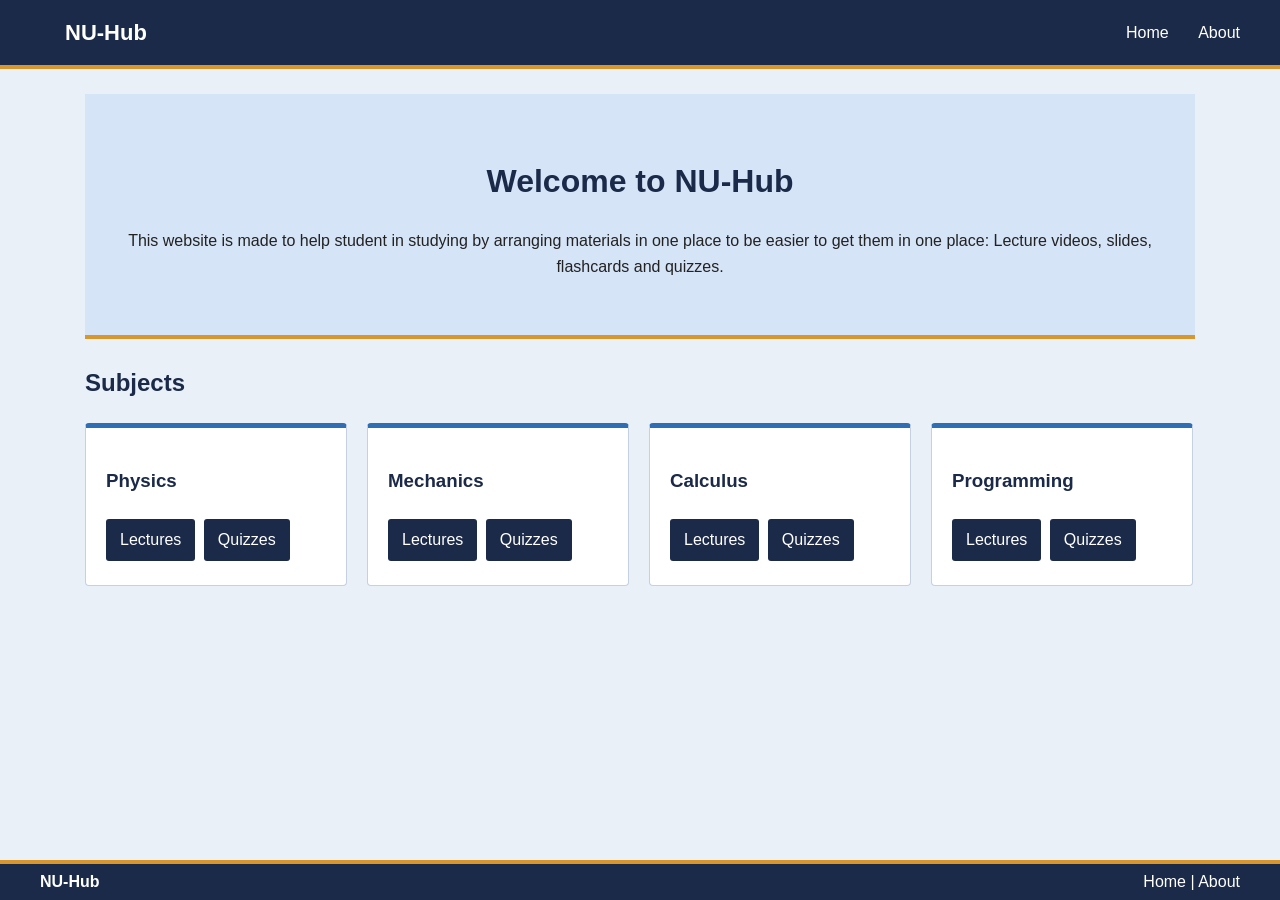
<file: index.html>
<!DOCTYPE html>
<html lang="en">
    <head>
        <meta charset="UTF-8">
        <meta name="viewport" content="width=device-width, initial-scale=1.0">
        <title>NU-Hub - Home</title>
        <link rel="stylesheet" href="styles.css">
    </head>
    <body>
        <div class="navbar">
            <a href="index.html" class="logo">NU-Hub</a>
            <div>
                <a href="index.html">Home</a>
                <a href="about.html">About</a>
            </div>
        </div>
        <div class="page">
            <div class="hero">
                <h1>Welcome to NU-Hub</h1>
                <p>This website is made to help student in studying by arranging materials in one place to be easier to get them in one place:
                    Lecture videos, slides, flashcards and quizzes.
                </p>
            </div>
            <h2>Subjects</h2>
            <div class="cards">
                <div class="card">
                    <h3>Physics</h3>
                    <a class="btn" href="physics_lecture.html">Lectures</a>
                    <a class="btn" href="physics_quiz.html">Quizzes</a>
                </div>
                <div class="card">
                    <h3>Mechanics</h3>
                    <a class="btn" href="mechanics_lecture.html">Lectures</a>
                    <a class="btn" href="mechanics_quiz.html">Quizzes</a>
                </div>
                <div class="card">
                    <h3>Calculus</h3>
                    <a class="btn" href="calculus_lecture.html">Lectures</a>
                    <a class="btn" href="calculus_quiz.html">Quizzes</a>
                </div>
                <div class="card">
                    <h3>Programming</h3>
                    <a class="btn" href="programming_lecture.html">Lectures</a>
                    <a class="btn" href="programming_quiz.html">Quizzes</a>
                </div>
            </div>
        </div>
        <div class="footer">
            <b>NU-Hub</b>
            <div><a href="index.html">Home</a> | <a href="about.html">About</a></div>
        </div>
    </body>
</html>
</file>
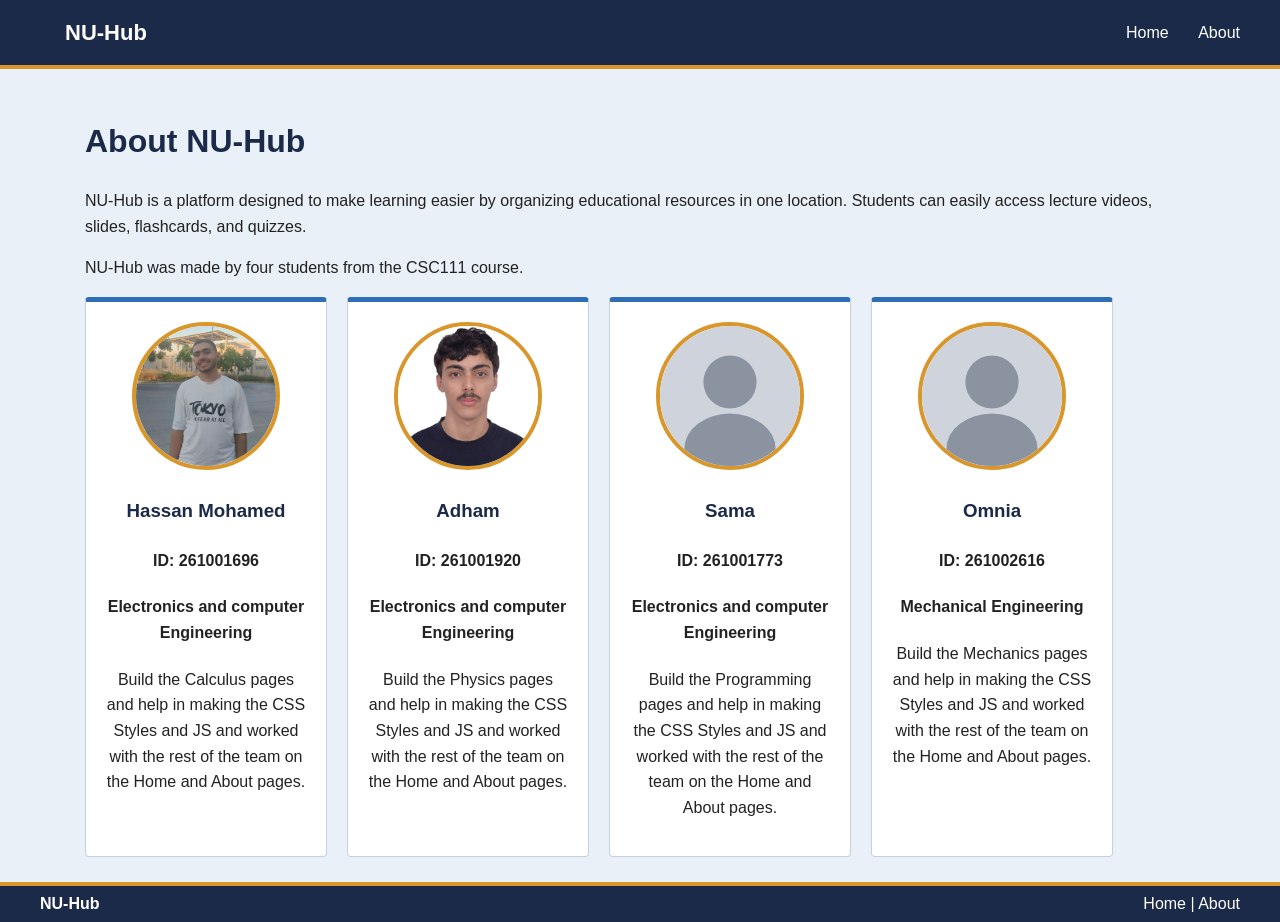
<file: about.html>
<!DOCTYPE html>
<html lang="en">
    <head>
        <meta charset="UTF-8">
        <meta name="viewport" content="width=device-width, initial-scale=1.0">
        <title>NU-Hub - About</title>
        <link rel="stylesheet" href="styles.css">
    </head>
    <body>
        <div class="navbar">
            <a href="index.html" class="logo">NU-Hub</a>
            <div>
                <a href="index.html">Home</a>
                <a href="about.html">About</a>
            </div>
        </div>
        <div class="page">
            <h1>About NU-Hub</h1>
            <p>NU-Hub is a platform designed to make learning easier by organizing educational resources in one location. Students can easily access lecture videos, slides, flashcards, and quizzes.</p>
            <p>NU-Hub was made by four students from the CSC111 course.</p>
            <div class="cards">
                <div class="card student">
                    <img src="images/Hassan.jpg" alt="Hassan Mohamed">
                    <h3>Hassan Mohamed</h3>
                    <h4>ID: 261001696</h4>
                    <h4>Electronics and computer Engineering</h4>
                    <p>Build the Calculus pages and help in making the CSS Styles and JS and worked with the rest of the team on the Home and About pages.</p>
                </div>
                <div class="card student">
                    <img src="images/Adham.jpg" alt="Adham">
                    <h3>Adham</h3>
                    <h4>ID: 261001920</h4>
                    <h4>Electronics and computer Engineering</h4>
                    <p>Build the Physics pages and help in making the CSS Styles and JS and worked with the rest of the team on the Home and About pages.</p>
                </div>
                <div class="card student">
                    <img src="images/avatar.svg" alt="Sama">
                    <h3>Sama</h3>
                    <h4>ID: 261001773</h4>
                    <h4>Electronics and computer Engineering</h4>
                    <p>Build the Programming pages and help in making the CSS Styles and JS and worked with the rest of the team on the Home and About pages.</p>
                </div>
                <div class="card student">
                    <img src="images/avatar.svg" alt="Omnia">
                    <h3>Omnia</h3>
                    <h4>ID: 261002616</h4>
                    <h4>Mechanical Engineering</h4>
                    <p>Build the Mechanics pages and help in making the CSS Styles and JS and worked with the rest of the team on the Home and About pages.</p>
                </div>
            </div>
        </div>
        <div class="footer">
            <b>NU-Hub</b>
            <div><a href="index.html">Home</a> | <a href="about.html">About</a></div>
        </div>
    </body>
</html>
</file>
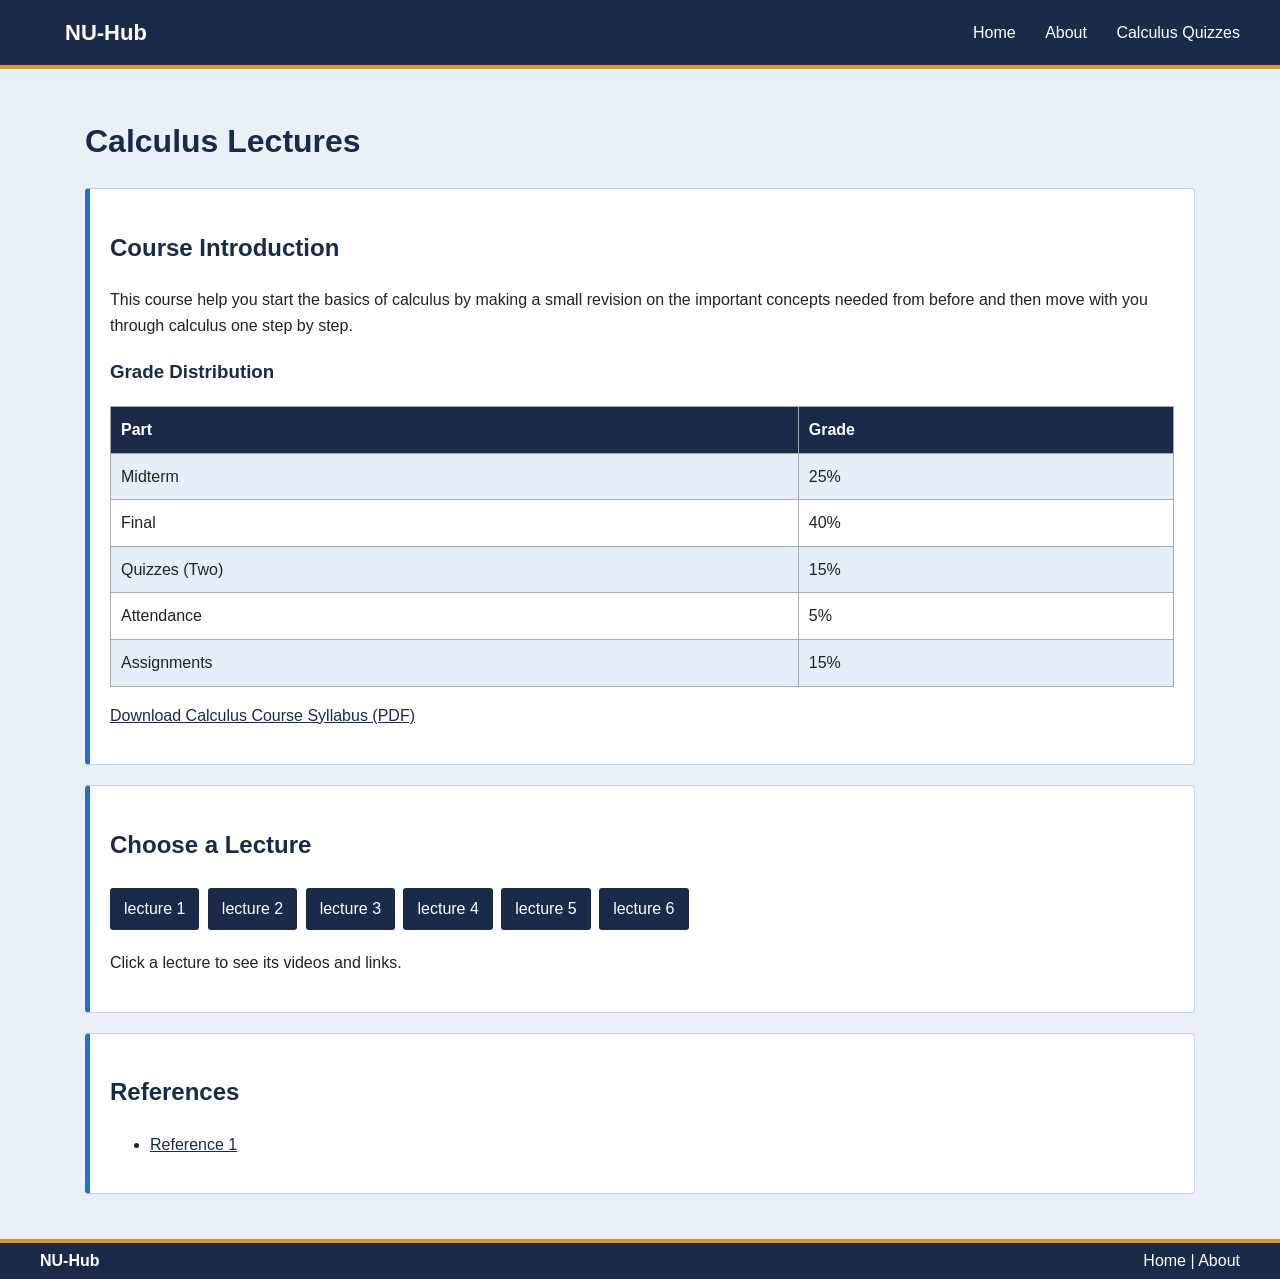
<file: calculus_lecture.html>
<!DOCTYPE html>
<html lang="en">
    <head>
        <meta charset="UTF-8">
        <meta name="viewport" content="width=device-width, initial-scale=1.0">
        <title>NU-Hub - Calculus Lectures</title>
        <link rel="stylesheet" href="styles.css">
    </head>
    <body>
        <div class="navbar">
            <a href="index.html" class="logo">NU-Hub</a>
            <div>
                <a href="index.html">Home</a>
                <a href="about.html">About</a>
                <a href="calculus_Quiz.html">Calculus Quizzes</a>
            </div>
        </div>

        <div class="page">
            <h1>Calculus Lectures</h1>
            <div class="box">
                <h2>Course Introduction</h2>
                <p>This course help you start the basics of calculus by making a small revision on the important concepts needed from before and then move with you through calculus one step by step.</p>
                <h3>Grade Distribution</h3>
                <table>
                    <tr><th>Part</th><th>Grade</th></tr>
                    <tr><td>Midterm</td><td>25%</td></tr>
                    <tr><td>Final</td><td>40%</td></tr>
                    <tr><td>Quizzes (Two)</td><td>15%</td></tr>
                    <tr><td>Attendance</td><td>5%</td></tr>
                    <tr><td>Assignments</td><td>15%</td></tr>
                </table>
                <p><a href="PDFs/calculus_Syllabus.pdf" download>Download Calculus Course Syllabus (PDF)</a></p>
            </div>
            <div class="box">
                <h2>Choose a Lecture</h2>
                <a class="btn" href="#lecture1">lecture 1</a>
                <a class="btn" href="#lecture2">lecture 2</a>
                <a class="btn" href="#lecture3">lecture 3</a>
                <a class="btn" href="#lecture4">lecture 4</a>
                <a class="btn" href="#lecture5">lecture 5</a>
                <a class="btn" href="#lecture6">lecture 6</a>
                <p>Click a lecture to see its videos and links.</p>
            </div>
            <div class="lecture" id="lecture1">
                <h2>Lecture 1</h2>
                <div id="Videos" class="box">
                    <h2>Video Sessions</h2>
                    <h3>Week 1 part 1</h3>
                    <iframe src="https://www.youtube.com/embed/Q2QNzq1uSgk?si=MP1PTKM_P0seDfOk" title="Calculus Week 1 part 1 Video" allowfullscreen></iframe>
                    <h3>Week 1 part 2</h3>
                    <iframe src="https://www.youtube.com/embed/CJlppu8J00Y?si=nASzpar-WyLWuM4r" title="Calculus Week 1 part 2 Video" allowfullscreen></iframe>
                    <h3>Week 1 part 3</h3>
                    <iframe src="https://www.youtube.com/embed/uTb8GMbpRPk?si=panbT7ckw6POzLy7" title="Calculus Week 1 part 3 Video" allowfullscreen></iframe>
                </div>
                <div id="Presentations" class="box">
                    <h2>Presentations</h2>
                    <ul>
                        <li><a href="PDFs/calculus_Week1.pdf" download>Calculus Week 1 Presentation</a></li>
                    </ul>
                </div>
            </div>
            <div class="lecture" id="lecture2">
                <h2>Lecture 2</h2>
                <div id="Videos" class="box">
                    <h2>Video Sessions</h2>
                    <h3>Week 2 part 1</h3>
                    <iframe src="https://www.youtube.com/embed/Nqi83Dfq_Hc?si=pmwKYyCppGLDgjxS" title="Calculus Week 2 part 1 Video" allowfullscreen></iframe>
                    <h3>Week 2 part 2</h3>
                    <iframe src="https://www.youtube.com/embed/jvtTZi24y-E?si=ILuV4uI57HIGv9sv" title="Calculus Week 2 part 2 Video" allowfullscreen></iframe>
                    <h3>Week 2 part 3</h3>
                    <iframe src="https://www.youtube.com/embed/O5WYlPTGwig?si=Td1N8kP-Zs91M5_M" title="Calculus Week 2 part 3 Video" allowfullscreen></iframe>
                </div>
                <div id="Presentations" class="box">
                    <h2>Persentations</h2>
                    <ul>
                        <li><a href="PDFs/calculus_Week2.pdf" download>Calculus Week 2 Presentation</a></li>
                    </ul>
                </div>
            </div>
            <div class="lecture" id="lecture3">
                <h2>Lecture 3</h2>
                <div id="Videos" class="box">
                    <h2>Video Sessions</h2>
                    <h3>Week 3 part 1</h3>
                    <iframe src="https://www.youtube.com/embed/eB7DZVkG1EA?si=1ifChgv50gnM0Uq6" title="Calculus Week 3 part 1 Video" allowfullscreen></iframe>
                    <h3>Week 3 part 2</h3>
                    <iframe src="https://www.youtube.com/embed/dm7hS3VhYTc?si=tTe9RL-pgfk5JcHj" title="Calculus Week 3 part 2 Video" allowfullscreen></iframe>
                </div>
                <div id="Presentations" class="box">
                    <h2>Persentations</h2>
                    <ul>
                        <li><a href="PDFs/calculus_Week3.pdf" download>Calculus Week 3 Presentation</a></li>
                    </ul>
                </div>
            </div>
            <div class="lecture" id="lecture4">
                <h2>Lecture 4</h2>
                <div id="Videos" class="box">
                    <h2>Video Sessions</h2>
                    <h3>Week 4 part 1</h3>
                    <iframe src="https://www.youtube.com/embed/c4-mSAt1spY?si=sSuEv7nR8wYcKe53" title="Calculus Week 9 Video" allowfullscreen></iframe>
                    <h3>Week 4 part 2</h3>
                    <iframe src="https://www.youtube.com/embed/21ykJ-sSdmk?si=fd_FoVAlalrc3RGX" title="Calculus Week 10 Video" allowfullscreen></iframe>
                    <h3>Week 4 part 3</h3>
                    <iframe src="https://www.youtube.com/embed/Hjj1-nd96TQ?si=-fla4gaTwrJj4soS" title="Calculus Week 10 Video" allowfullscreen></iframe>
                    <h3>Week 4 part 4</h3>
                    <iframe src="https://www.youtube.com/embed/H5Yas63EUzg?si=VqIlBjanDukkavuV" title="Calculus Week 10 Video" allowfullscreen></iframe>
                </div>
                <div id="Presentations" class="box">
                    <h2>Persentations</h2>
                    <ul>
                        <li><a href="PDFs/calculus_Week4.pdf" download>Calculus Week 4 Presentation</a></li>
                    </ul>
                </div>
            </div>
            <div class="lecture" id="lecture5">
                <h2>Lecture 5</h2>
                <div id="Videos" class="box">
                    <h3>Week 5 part 1</h3>
                    <iframe src="https://www.youtube.com/embed/0RvgalH8NbE?si=kaqai41KkNm3gdHr" title="Calculus Week 5 part 1 Video" allowfullscreen></iframe>
                    <h3>Week 5 part 2</h3>
                    <iframe src="https://www.youtube.com/embed/QVqnYYb3fCo?si=nDnctb2rtFkWRuf7" title="Calculus Week 5 part 2 Video" allowfullscreen></iframe>
                    <h3>Week 5 part 3</h3>
                    <iframe src="https://www.youtube.com/embed/F278AExbhrk?si=Fc2XewdhsnGExl7Q" title="Calculus Week 5 part 3 Video" allowfullscreen></iframe>
                    <h3>Week 5 part 4</h3>
                    <iframe src="https://www.youtube.com/embed/_Xv046w1_Yo?si=kt17gXU4rZlfj9Xe" title="Calculus Week 5 part 4 Video" allowfullscreen></iframe>
                    <h3>Week 5 part 5</h3>
                    <iframe src="https://www.youtube.com/embed/0oIOsribOaE?si=NzAn2TabA_uL8fCK" title="Calculus Week 5 part 5 Video" allowfullscreen></iframe>
                </div>
                <div id="Presentations" class="box">
                    <h2>Persentations</h2>
                    <ul>
                        <li><a href="PDFs/calculus_Week5.pdf" download>Calculus Week 5 Presentation</a></li>
                    </ul>
                </div>
            </div>
            <div class="lecture" id="lecture6">
                <h2>Lecture 6</h2>
                <div id="Videos" class="box">
                    <h3>Week 6 part 1</h3>
                    <iframe src="https://www.youtube.com/embed/fU2xNGWtOBE?si=Mc1iOz0Qsllqd5dW" title="Calculus Week 6 part 1 Video" allowfullscreen></iframe>
                    <h3>Week 6 part 2</h3>
                    <iframe src="https://www.youtube.com/embed/OgjpTcJ19Ws?si=lpULYJO78S1bhy3U" title="Calculus Week 6 part 2 Video" allowfullscreen></iframe>
                </div>
                <div id="Presentations" class="box">
                    <h2>Persentations</h2>
                    <ul>
                        <li><a href="PDFs/calculus_Week6.pdf" download>Calculus Week 6 Presentation</a></li>
                    </ul>
                </div>
            </div>
            <div id="References" class="box">
                <h2>References</h2>
                <ul>
                    <li><a href="https://dn721709.ca.archive.org/0/items/thomas-calculus_202506/Thomas_Calculus.pdf" target="_blank">Reference 1</a></li>
                </ul>
            </div>
        </div>
        <div class="footer">
            <b>NU-Hub</b>
            <div><a href="index.html">Home</a> | <a href="about.html">About</a></div>
        </div>
    </body>
</html>
</file>
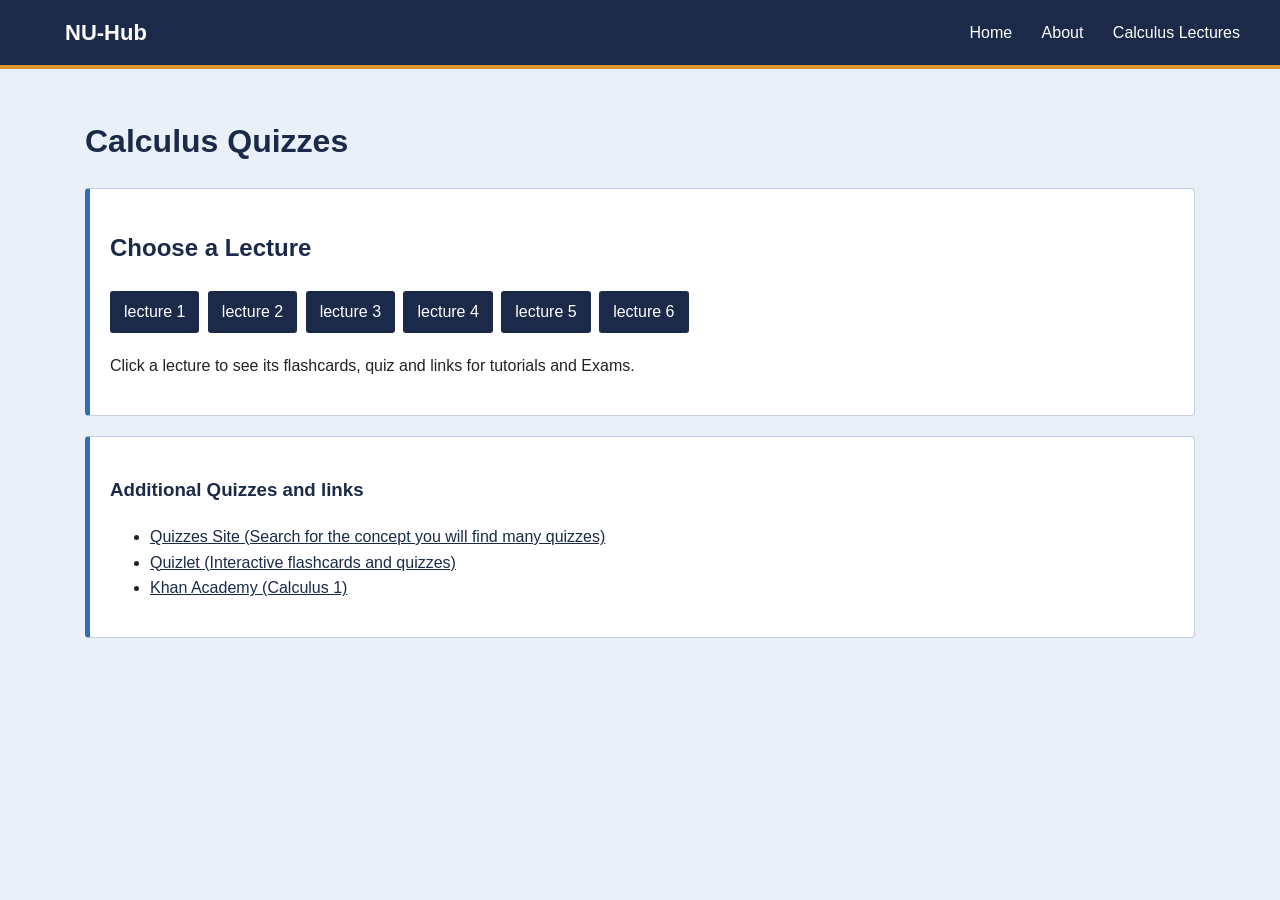
<file: calculus_quiz.html>
<!DOCTYPE html>
<html lang="en">
    <head>
        <meta charset="UTF-8">
        <meta name="viewport" content="width=device-width, initial-scale=1.0">
        <title>NU-Hub - Calculus Quizzes</title>
        <link rel="stylesheet" href="styles.css">
    </head>
    <body>
        <div class="navbar">
            <a href="index.html" class="logo">NU-Hub</a>
            <div>
                <a href="index.html">Home</a>
                <a href="about.html">About</a>
                <a href="calculus_lecture.html">Calculus Lectures</a>
            </div>
        </div>
        <div class="page">
            <h1>Calculus Quizzes</h1>

            <div class="box">
                <h2>Choose a Lecture</h2>
                <a class="btn" href="#lecture1">lecture 1</a>
                <a class="btn" href="#lecture2">lecture 2</a>
                <a class="btn" href="#lecture3">lecture 3</a>
                <a class="btn" href="#lecture4">lecture 4</a>
                <a class="btn" href="#lecture5">lecture 5</a>
                <a class="btn" href="#lecture6">lecture 6</a>
                <p>Click a lecture to see its flashcards, quiz and links for tutorials and Exams.</p>
            </div>
            <div class="lecture" id="lecture1">
                <h2>Lecture 1</h2>
                <div class="box">
                    <h3>Flashcards</h3>
                    <details>
                    <summary>1. Definition of a Function, Domain, and Range</summary>
                    <p>
                        <b>Function (y = f(x)):</b> A relation between x and y where each input value of x has a unique (single) output value of y (e.g., y = x<sup>2</sup> is a function, while y<sup>2</sup> = x is not).<br>
                        <b>Domain D(f):</b> The set of all possible input values of x (read from left to right on the horizontal axis).<br>
                        <b>Range R(f):</b> The set of all output values of y (read from bottom to top on the vertical axis).
                    </p>
                    </details>

                    <details>
                    <summary>2. Domain Rules for Algebraic Functions</summary>
                    <p>
                        <b>Even Root (y = &radic;f(x)):</b> The function under the root must not be negative so it must be larger than or equal to 0: f(x) &ge; 0.<br>
                        <b>Rational / Fraction (y = 1 / g(x)):</b> Denominator part must not be zero;: g(x) &ne; 0.<br>
                        <b>Even Root in Denominator (y = 1 / &radic;g(x)):</b> So if we have a function under the root in the denominator, it must be larger than 0 and cannot be eqaul: g(x) &gt; 0.<br>
                        <b>Natural Logarithm (y = ln(g(x))):</b> Logarithm domain is from always positive: g(x) &gt; 0.
                    </p>
                    </details>
                </div>
                <div class="box">
                    <h3>Quiz</h3>
                    <form class="quiz">
                        <p><b>Question 1:</b> The function f(x) = x<sup>2</sup> csc(5x) is:</p>
                        <label><input type="radio" name="q1" value="0"> An even function<br></label>
                        <label><input type="radio" name="q1" value="1"> An odd function<br></label>
                        <label><input type="radio" name="q1" value="0"> Neither even nor odd<br></label>

                        <p><b>Question 2:</b> The function f(x) = x<sup>2</sup> sec(9x) is:</p>
                        <label><input type="radio" name="q2" value="1"> An even function<br></label>
                        <label><input type="radio" name="q2" value="0"> An odd function<br></label>
                        <label><input type="radio" name="q2" value="0"> Neither even nor odd<br></label>

                        <p><b>Question 3:</b> What is the domain of the function f(x) = 1 / &radic;(k<sup>2</sup> - x<sup>2</sup>)?</p>
                        <label><input type="radio" name="q3" value="0"> [-k, k]<br></label>
                        <label><input type="radio" name="q3" value="1"> (-k, k)<br></label>
                        <label><input type="radio" name="q3" value="0"> &real; - {-k, k}<br></label>

                        <br><br>
                        <p><button type="submit">Submit</button></p>
                        <p class="result"></p>
                    </form>
                </div>
            </div>
            <div class="lecture" id="lecture2">
                <h2>Lecture 2</h2>
                <div class="box">
                    <h3>Flashcards</h3>
                    <details>
                    <summary>1. Inverse, Exponential, and Logarithmic Functions</summary>
                    <p>
                        <b>One-to-One &amp; Horizontal Line Test:</b> A function has an inverse if and only if it is one-to-one (every horizontal line intersects its graph at most once).<br>
                        <b>Finding the Inverse f<sup>-1</sup>(x):</b> (1) Check that f(x) is one-to-one, (2) replace f(x) with y, (3) solve for x in terms of y, and (4) swap x and y. The graph of f<sup>-1</sup>(x) is a reflection of f(x) across the line y = x.<br>
                        <b>Domain, Range &amp; Cancellation:</b> D(f<sup>-1</sup>) = R(f) and R(f<sup>-1</sup>) = D(f). Also, f(f<sup>-1</sup>(x)) = x and f<sup>-1</sup>(f(x)) = x.<br>
                        <b>Exponential Function (y = a<sup>x</sup>, y = e<sup>x</sup>):</b> Always positive with D(f) = &real; and R(f) = (0, &infin;), passing through (0, 1).<br>
                        <b>Natural Logarithm (y = ln(x)):</b> Inverse of e<sup>x</sup> with D(f) = (0, &infin;) and R(f) = &real;. Key rules: ln(xy) = ln(x) + ln(y), ln(x / y) = ln(x) - ln(y), and ln(x<sup>r</sup>) = r ln(x).
                    </p>
                    </details>
                    <details>
                    <summary>2. Derivatives of Exponential and Logarithmic Functions</summary>
                    <p>
                        <b>Basic, Product &amp; Quotient Rules:</b> (x<sup>n</sup>)' = nx<sup>n-1</sup>, (f &middot; g)' = f'g + fg', and (f / g)' = (f'g - fg') / g<sup>2</sup>.<br>
                        <b>Trigonometric Derivatives:</b> (sin x)' = cos x, (cos x)' = -sin x, (tan x)' = sec<sup>2</sup>x, (cot x)' = -csc<sup>2</sup>x, (sec x)' = sec x tan x, (csc x)' = -csc x cot x.<br>
                        <b>Exponential &amp; Log Derivatives:</b> (e<sup>x</sup>)' = e<sup>x</sup>, (a<sup>x</sup>)' = a<sup>x</sup> ln(a), (ln x)' = 1 / x, and (log<sub>a</sub>x)' = 1 / (x ln(a)).<br>
                        <b>Chain Rule:</b> d/dx [f(g(x))] = f'(g(x)) &middot; g'(x) (derivative of outside times derivative of.<br>
                        <b>Implicit &amp; Logarithmic Differentiation:</b> For implicit equations, differentiate both sides with respect to x and multiply y-derivatives by y'. For complex products/quotients or variable powers, try to take ln both sides.
                    </p>
                    </details>
                </div>
                <div class="box">
                    <h3>Quiz</h3>
                    <form class="quiz">
                        <p><b>Question 1:</b>What is the domain of the function f(x) = ln(ln(x))?</p>
                        <label><input type="radio" name="q1" value="0"> (0, &infin;) <br></label>
                        <label><input type="radio" name="q1" value="1"> (1, &infin;) <br></label>
                        <label><input type="radio" name="q1" value="0"> &real; - {0}<br></label>
                        <p><b>Question 2:</b> What is the derivative of y = e<sup>sin(2x + 1)</sup>?</p>
                        <label><input type="radio" name="q2" value="1"> 2 cos(2x + 1) e<sup>sin(2x + 1)</sup> <br></label>
                        <label><input type="radio" name="q2" value="0"> cos(2x + 1) e<sup>sin(2x + 1)</sup> <br></label>
                        <label><input type="radio" name="q2" value="0"> -2 sin(2x + 1) e<sup>sin(2x + 1)</sup> <br></label>
                        <p><b>Question 3:</b> Using logarithmic differentiation, what is the derivative of y = x<sup>x</sup>?</p>
                        <label><input type="radio" name="q3" value="0"> x &middot; x<sup>x - 1</sup> <br></label>
                        <label><input type="radio" name="q3" value="0"> x<sup>x</sup> ln(x) <br></label>
                        <label><input type="radio" name="q3" value="1"> x<sup>x</sup>(1 + ln(x))<br></label>
                        <br><br>
                        <p><button type="submit">Submit</button></p>
                        <p class="result"></p>
                    </form>
                </div>
            </div>
            <div class="lecture" id="lecture3">
                <h2>Lecture 3</h2>
                <div class="box">
                    <h3>Flashcards</h3>
                    <details>
                    <summary>1. Inverse Trigonometric Functions (Domains, Ranges &amp; Identities)</summary>
                    <p>
                        <b>sin<sup>-1</sup>(x) &amp; cos<sup>-1</sup>(x):</b> Both have Domain [-1, 1]. Range of sin<sup>-1</sup>(x) is [-&pi;/2, &pi;/2] (odd), while Range of cos<sup>-1</sup>(x) is [0, &pi;].<br>
                        <b>tan<sup>-1</sup>(x) &amp; cot<sup>-1</sup>(x):</b> Both have Domain (-&infin;, &infin;). Range of tan<sup>-1</sup>(x) is (-&pi;/2, &pi;/2) (odd), while Range of cot<sup>-1</sup>(x) is (0, &pi;).<br>
                        <b>sec<sup>-1</sup>(x) &amp; csc<sup>-1</sup>(x):</b> Both have Domain (-&infin;, -1] &cup; [1, &infin;). Range of sec<sup>-1</sup>(x) is [0, &pi;/2) &cup; (&pi;/2, &pi;], and Range of csc<sup>-1</sup>(x) is [-&pi;/2, 0) &cup; (0, &pi;/2] (odd).<br>
                        <b>Key Identities:</b> sin<sup>-1</sup>(x) + cos<sup>-1</sup>(x) = &pi;/2, tan<sup>-1</sup>(x) + cot<sup>-1</sup>(x) = &pi;/2, sec<sup>-1</sup>(x) + csc<sup>-1</sup>(x) = &pi;/2, sec<sup>-1</sup>(x) = cos<sup>-1</sup>(1/x), and csc<sup>-1</sup>(x) = sin<sup>-1</sup>(1/x).
                    </p>
                    </details>

                    <details>
                    <summary>2. Derivatives of Inverse Trigonometric Functions (with Chain Rule)</summary>
                    <p>
                        <b>d/dx [sin<sup>-1</sup>(u)]:</b> u' / &radic;(1 - u<sup>2</sup>)<br>
                        <b>d/dx [cos<sup>-1</sup>(u)]:</b> -u' / &radic;(1 - u<sup>2</sup>)<br>
                        <b>d/dx [tan<sup>-1</sup>(u)]:</b> u' / (1 + u<sup>2</sup>)<br>
                        <b>d/dx [cot<sup>-1</sup>(u)]:</b> -u' / (1 + u<sup>2</sup>)<br>
                        <b>d/dx [sec<sup>-1</sup>(u)]:</b> u' / (|u|&radic;(u<sup>2</sup> - 1))<br>
                        <b>d/dx [csc<sup>-1</sup>(u)]:</b> -u' / (|u|&radic;(u<sup>2</sup> - 1))
                    </p>
                    </details>
                </div>
                <div class="box">
                    <h3>Quiz</h3>
                    <form class="quiz">
                        <p><b>Question 1:</b> What is the domain of the function f(x) = &radic;x / (sin<sup>-1</sup>(x) - &pi;/2)?</p>
                        <label><input type="radio" name="q1" value="0"> [0, 1]<br></label>
                        <label><input type="radio" name="q1" value="1"> [0, 1)<br></label>
                        <label><input type="radio" name="q1" value="0"> [-1, 1)<br></label>

                        <p><b>Question 2:</b> What is the exact value of tan(cos<sup>-1</sup>(2/3))?</p>
                        <label><input type="radio" name="q2" value="1"> &radic;5 / 2<br></label>
                        <label><input type="radio" name="q2" value="0"> 2 / &radic;5<br></label>
                        <label><input type="radio" name="q2" value="0"> &radic;5 / 3<br></label>

                        <p><b>Question 3:</b> What is the derivative of y = sin<sup>-1</sup>(e<sup>x</sup>)?</p>
                        <label><input type="radio" name="q3" value="0"> 1 / &radic;(1 - e<sup>2x</sup>)<br></label>
                        <label><input type="radio" name="q3" value="0"> -e<sup>x</sup> / &radic;(1 - e<sup>2x</sup>)<br></label>
                        <label><input type="radio" name="q3" value="1"> e<sup>x</sup> / &radic;(1 - e<sup>2x</sup>)

                        <br><br>
                        <p><button type="submit">Submit</button></p>
                        <p class="result"></p>
                    </form>
                </div>
            </div>
            <div class="lecture" id="lecture4">
                <h2>Lecture 4</h2>
                <div class="box">
                    <h3>Flashcards</h3>
                    <details>
                    <summary>1. Hyperbolic Functions (Definitions, Domains, Ranges &amp; Identities)</summary>
                    <p>
                        <b>Definitions:</b> sinh(x) = (e<sup>x</sup> - e<sup>-x</sup>) / 2 [D = &real;, R = &real;, odd], cosh(x) = (e<sup>x</sup> + e<sup>-x</sup>) / 2 [D = &real;, R = [1, &infin;), even], and tanh(x) = sinh(x) / cosh(x) = (e<sup>x</sup> - e<sup>-x</sup>) / (e<sup>x</sup> + e<sup>-x</sup>) [D = &real;, R = (-1, 1), odd].<br>
                        <b>Reciprocals:</b> sech(x) = 1 / cosh(x) [D = &real;, R = (0, 1], even], csch(x) = 1 / sinh(x) [D = &real; - {0}, R = &real; - {0}, odd], and coth(x) = cosh(x) / sinh(x) [D = &real; - {0}, R = &real; - [-1, 1], odd].<br>
                        <b>Fundamental Identities:</b> cosh(x) + sinh(x) = e<sup>x</sup>, cosh(x) - sinh(x) = e<sup>-x</sup>, cosh<sup>2</sup>(x) - sinh<sup>2</sup>(x) = 1, 1 - tanh<sup>2</sup>(x) = sech<sup>2</sup>(x), and coth<sup>2</sup>(x) - 1 = csch<sup>2</sup>(x).<br>
                        <b>Double-Angle Identities:</b> sinh(2x) = 2 sinh(x) cosh(x) and cosh(2x) = cosh<sup>2</sup>(x) + sinh<sup>2</sup>(x).
                    </p>
                    </details>

                    <details>
                    <summary>2. Inverse Hyperbolic Functions &amp; Derivatives</summary>
                    <p>
                        <b>Hyperbolic Derivatives:</b> (sinh u)' = cosh(u) u', (cosh u)' = sinh(u) u', (tanh u)' = sech<sup>2</sup>(u) u', (coth u)' = -csch<sup>2</sup>(u) u', (sech u)' = -sech(u) tanh(u) u', and (csch u)' = -csch(u) coth(u) u'.<br>
                        <b>Logarithmic Forms:</b> sinh<sup>-1</sup>(x) = ln(x + &radic;(x<sup>2</sup> + 1)) for all x, cosh<sup>-1</sup>(x) = ln(x + &radic;(x<sup>2</sup> - 1)) for x &ge; 1, and tanh<sup>-1</sup>(x) = 0.5 ln((1 + x) / (1 - x)) for |x| &lt; 1.<br>
                        <b>Inverse Hyperbolic Derivatives:</b> (sinh<sup>-1</sup>x)' = 1 / &radic;(1 + x<sup>2</sup>), (cosh<sup>-1</sup>x)' = 1 / &radic;(x<sup>2</sup> - 1), (tanh<sup>-1</sup>x)' = 1 / (1 - x<sup>2</sup>) [|x| &lt; 1], (coth<sup>-1</sup>x)' = 1 / (1 - x<sup>2</sup>) [|x| &gt; 1], (sech<sup>-1</sup>x)' = -1 / (x&radic;(1 - x<sup>2</sup>)), and (csch<sup>-1</sup>x)' = -1 / (|x|&radic;(1 + x<sup>2</sup>)).
                    </p>
                    </details>
                </div>
                <div class="box">
                    <h3>Quiz</h3>
                    <form class="quiz">
                        <p><b>Question 1:</b> What does the expression (1 - tanh(x)) / (1 + tanh(x)) simplify to?</p>
                        <label><input type="radio" name="q1" value="0"> e<sup>2x</sup><br></label>
                        <label><input type="radio" name="q1" value="1"> e<sup>-2x</sup><br></label>
                        <label><input type="radio" name="q1" value="0"> sech(2x)<br></label>

                        <p><b>Question 2:</b> What is the derivative of y = ln(cosh(x)) - e<sup>sinh(x<sup>3</sup>)</sup>?</p>
                        <label><input type="radio" name="q2" value="1"> tanh(x) - 3x<sup>2</sup> cosh(x<sup>3</sup>) e<sup>sinh(x<sup>3</sup>)</sup><br></label>
                        <label><input type="radio" name="q2" value="0"> coth(x) - 3x<sup>2</sup> sinh(x<sup>3</sup>) e<sup>sinh(x<sup>3</sup>)</sup><br></label>
                        <label><input type="radio" name="q2" value="0"> sech<sup>2</sup>(x) - cosh(x<sup>3</sup>) e<sup>sinh(x<sup>3</sup>)</sup><br></label>

                        <p><b>Question 3:</b> Which logarithmic expression is equivalent to tanh<sup>-1</sup>(x) for |x| &lt; 1?</p>
                        <label><input type="radio" name="q3" value="0"> ln(x + &radic;(x<sup>2</sup> + 1))<br></label>
                        <label><input type="radio" name="q3" value="0"> ln(x + &radic;(x<sup>2</sup> - 1))<br></label>
                        <label><input type="radio" name="q3" value="1"> 0.5 ln((1 + x) / (1 - x))<br></label>

                        <br><br>
                        <p><button type="submit">Submit</button></p>
                        <p class="result"></p>
                    </form>
                </div>
            </div>
            <div class="lecture" id="lecture5">
                <h2>Lecture 5</h2>
                <div class="box">
                    <h3>Flashcards</h3>
                    <details>
                    <summary>1. L'H&ocirc;pital's Rule for Quotient Indeterminate Forms (0/0 and &infin;/&infin;)</summary>
                    <p>
                        <b>L'H&ocirc;pital's Rule:</b> If lim<sub>x&rarr;a</sub> [f(x) / g(x)] produces the indeterminate form 0 / 0 or &infin; / &infin;, then lim<sub>x&rarr;a</sub> [f(x) / g(x)] = lim<sub>x&rarr;a</sub> [f'(x) / g'(x)] (differentiate numerator and denominator separately).<br>
                        <b>Repeated Application:</b> You can apply L'H&ocirc;pital's Rule multiple times in succession as long as the limit remains in the form 0 / 0 or &infin; / &infin;.<br>
                        <b>Essential Limits to Remember:</b> e<sup>&infin;</sup> = &infin;, e<sup>-&infin;</sup> = 0, ln(0<sup>+</sup>) = -&infin;, and ln(&infin;) = &infin;.
                    </p>
                    </details>

                    <details>
                    <summary>2. Indeterminate Products, Differences, and Powers</summary>
                    <p>
                        <b>Indeterminate Products (0 &middot; &infin;):</b> Rewrite f(x) &middot; g(x) as a fraction f(x) / (1 / g(x)) or g(x) / (1 / f(x)) to convert it into 0 / 0 or &infin; / &infin; before applying L'H&ocirc;pital's Rule.<br>
                        <b>Indeterminate Differences (&infin; - &infin;):</b> Combine the terms into a single fraction using a common denominator to convert into 0 / 0 or &infin; / &infin;.<br>
                        <b>Indeterminate Powers (1<sup>&infin;</sup>, 0<sup>0</sup>, &infin;<sup>0</sup>):</b> For y = [f(x)]<sup>g(x)</sup>, (1) take the natural log: ln(y) = g(x) ln(f(x)) = ln(f(x)) / (1 / g(x)), (2) find L = lim ln(y) using L'H&ocirc;pital's Rule, and (3) take the exponential: Final Limit = e<sup>L</sup>.
                    </p>
                    </details>
                </div>
                <div class="box">
                    <h3>Quiz</h3>
                    <form class="quiz">
                        <p><b>Question 1:</b> Evaluate lim<sub>x&rarr;0</sub> [(x - tan(3x)) / (x + sin(5x))].</p>
                        <label><input type="radio" name="q1" value="1"> -1 / 3<br></label>
                        <label><input type="radio" name="q1" value="0"> 1 / 3<br></label>
                        <label><input type="radio" name="q1" value="0"> -2 / 5<br></label>

                        <p><b>Question 2:</b> Evaluate lim<sub>x&rarr;0<sup>+</sup></sub> [x ln(x)].</p>
                        <label><input type="radio" name="q2" value="0"> -&infin;<br></label>
                        <label><input type="radio" name="q2" value="1"> 0<br></label>
                        <label><input type="radio" name="q2" value="0"> -1<br></label>

                        <p><b>Question 3:</b> Evaluate lim<sub>x&rarr;&infin;</sub> (1 - 3/x)<sup>x</sup>.</p>
                        <label><input type="radio" name="q3" value="0"> 1<br></label>
                        <label><input type="radio" name="q3" value="0"> 0<br></label>
                        <label><input type="radio" name="q3" value="1"> e<sup>-3</sup><br></label>

                        <br><br>
                        <p><button type="submit">Submit</button></p>
                        <p class="result"></p>
                    </form>
                </div>
            </div>
            <div class="lecture" id="lecture6">
                <h2>Lecture 6</h2>
                <div class="box">
                    <h3>Flashcards</h3>
                    <details>
                    <summary>1. Taylor and Maclaurin Series</summary>
                    <p>
                        <b>Taylor Series (at x = c):</b> f(x) = &Sigma; [f<sup>(n)</sup>(c) / n!](x - c)<sup>n</sup> = f(c) + f'(c)(x - c) + [f''(c) / 2!](x - c)<sup>2</sup> + [f'''(c) / 3!](x - c)<sup>3</sup> + ...<br>
                        <b>Maclaurin Series (at c = 0):</b> f(x) = &Sigma; [f<sup>(n)</sup>(0) / n!]x<sup>n</sup> = f(0) + f'(0)x + [f''(0) / 2!]x<sup>2</sup> + [f'''(0) / 3!]x<sup>3</sup> + ...<br>
                        <b>Standard Maclaurin Series:</b><br>
                        &bull; e<sup>x</sup> = 1 + x + x<sup>2</sup>/2! + x<sup>3</sup>/3! + ...<br>
                        &bull; sin(x) = x - x<sup>3</sup>/3! + x<sup>5</sup>/5! - ... and sinh(x) = x + x<sup>3</sup>/3! + x<sup>5</sup>/5! + ...<br>
                        &bull; cos(x) = 1 - x<sup>2</sup>/2! + x<sup>4</sup>/4! - ... and cosh(x) = 1 + x<sup>2</sup>/2! + x<sup>4</sup>/4! + ...<br>
                        &bull; 1 / (1 - x) = 1 + x + x<sup>2</sup> + x<sup>3</sup> + ... and ln(1 - x) = -x - x<sup>2</sup>/2 - x<sup>3</sup>/3 - ...
                    </p>
                    </details>

                    <details>
                    <summary>2. Analytic Geometry: The Circle</summary>
                    <p>
                        <b>Center-Radius Form:</b> The equation of a circle with center (h, k) and radius r is (x - h)<sup>2</sup> + (y - k)<sup>2</sup> = r<sup>2</sup>. (If r<sup>2</sup> = 0, it is a single point (h, k); if r<sup>2</sup> &lt; 0, there is no graph).<br>
                        <b>Completing the Square:</b> Convert x<sup>2</sup> &plusmn; ax + b into (x &plusmn; a/2)<sup>2</sup> - (a/2)<sup>2</sup> + b to find the center and radius from general form.<br>
                        <b>Tangent &amp; Normal Lines to a Circle:</b> Differentiate implicitly: 2(x - h) + 2(y - k)y' = 0 &rArr; slope of tangent m = y' = (h - x) / (y - k). The slope of the normal line is -1 / m.
                    </p>
                    </details>
                </div>
                <div class="box">
                    <h3>Quiz</h3>
                    <form class="quiz">
                        <p><b>Question 1:</b> What are the first three non-zero terms of the Maclaurin series for f(x) = x<sup>2</sup>e<sup>x<sup>2</sup></sup>?</p>
                        <label><input type="radio" name="q1" value="1"> x<sup>2</sup> + x<sup>4</sup> + x<sup>6</sup> / 2!<br></label>
                        <label><input type="radio" name="q1" value="0"> 1 + x<sup>2</sup> + x<sup>4</sup> / 2!<br></label>
                        <label><input type="radio" name="q1" value="0"> x<sup>2</sup> - x<sup>4</sup> + x<sup>6</sup> / 2!<br></label>

                        <p><b>Question 2:</b> What are the center and radius of the circle x<sup>2</sup> + y<sup>2</sup> + 6x - 4y = 12?</p>
                        <label><input type="radio" name="q2" value="0"> Center (3, -2) and radius r = 5<br></label>
                        <label><input type="radio" name="q2" value="1"> Center (-3, 2) and radius r = 5<br></label>
                        <label><input type="radio" name="q2" value="0"> Center (-3, 2) and radius r = 25<br></label>

                        <p><b>Question 3:</b> What is the equation of the tangent line to the circle (x - 1)<sup>2</sup> + (y + 2)<sup>2</sup> = 25 at the point (4, 2)?</p>
                        <label><input type="radio" name="q3" value="0"> y = (4/3)x - 10/3<br></label>
                        <label><input type="radio" name="q3" value="0"> y = (3/4)x - 1<br></label>
                        <label><input type="radio" name="q3" value="1"> y = -(3/4)x + 5<br></label>

                        <br><br>
                        <p><button type="submit">Submit</button></p>
                        <p class="result"></p>
                    </form>
                </div>
            </div>
            <div class="box">
                <h3>Additional Quizzes and links</h3>
                <ul>
                    <li><a href="https://wayground.com/" target="_blank">Quizzes Site (Search for the concept you will find many quizzes)</a></li>
                    <li><a href="https://quizlet.com/" target="_blank">Quizlet (Interactive flashcards and quizzes)</a></li>
                    <li><a href="https://www.khanacademy.org/math/calculus-1" target="_blank">Khan Academy (Calculus 1)</a></li>
                </ul>
            </div>
        </div>
        <script src="script.js"></script>
    </body>
</html>
</file>
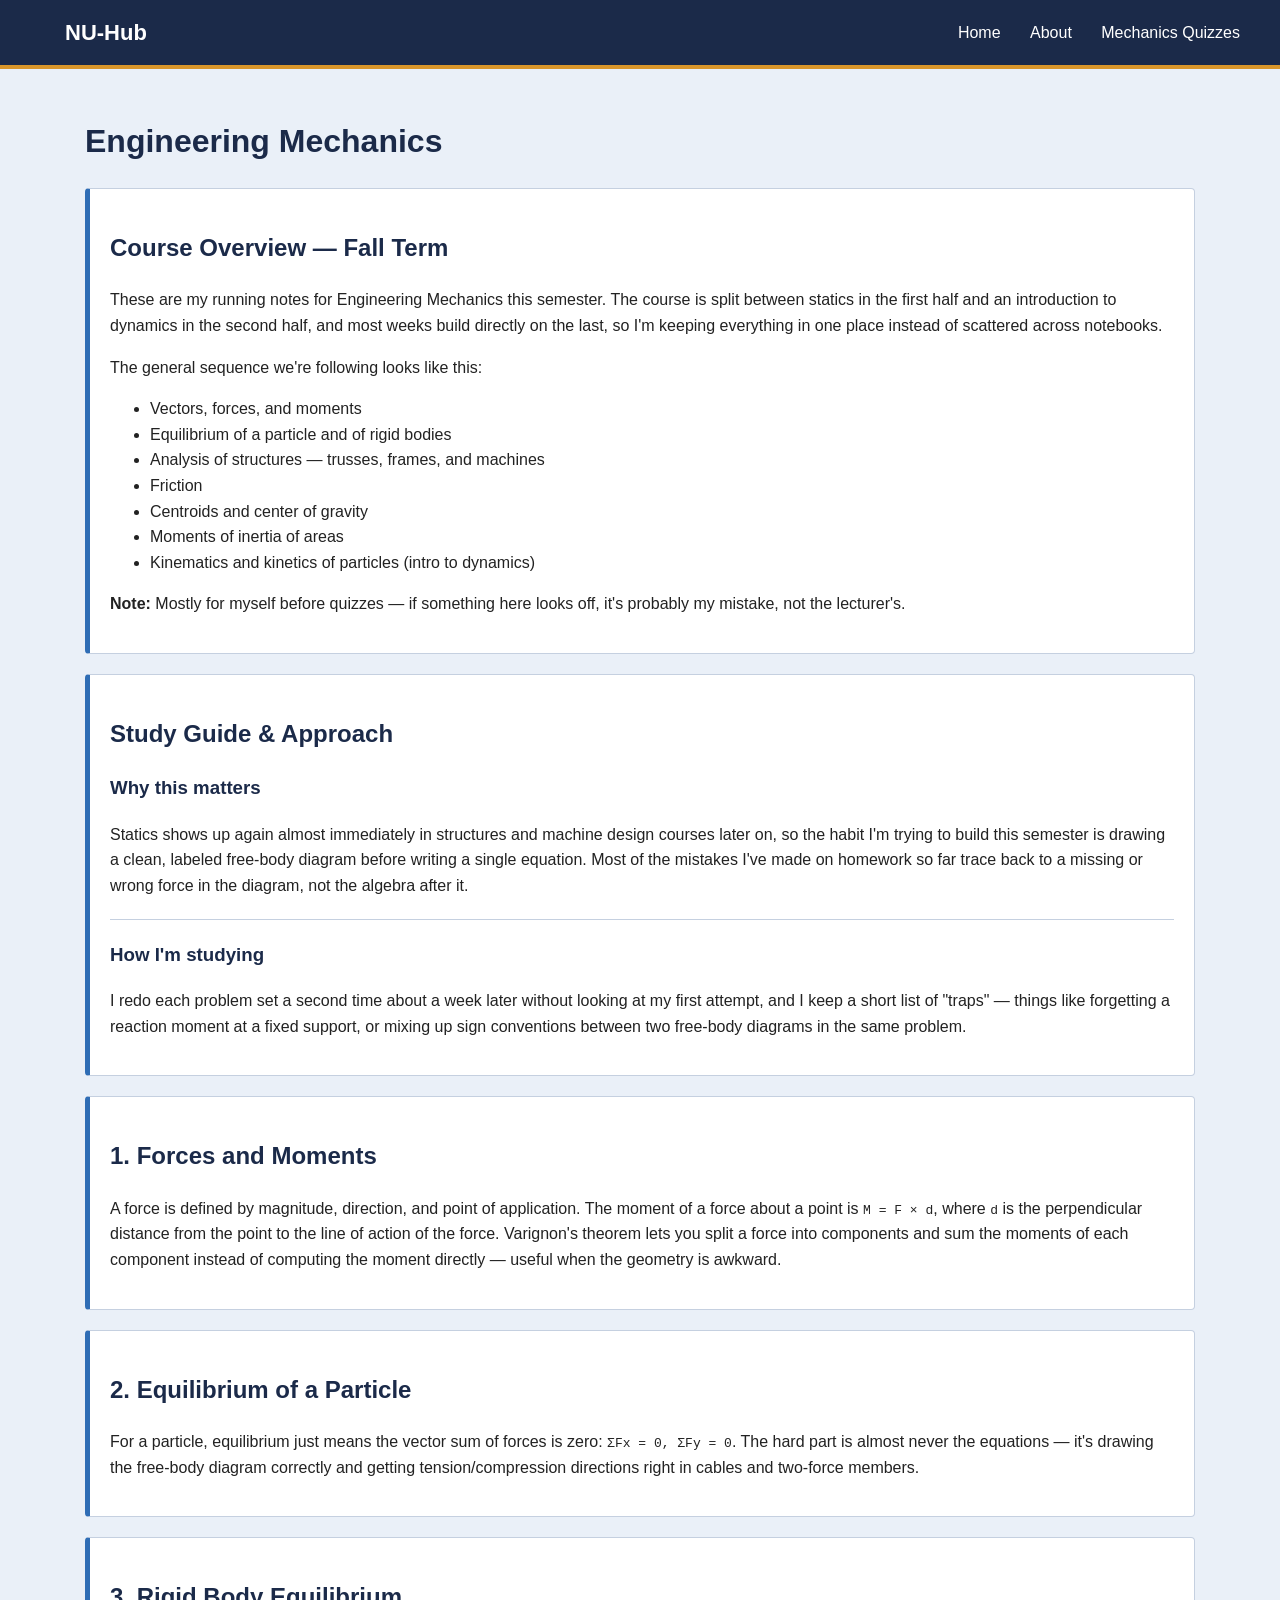
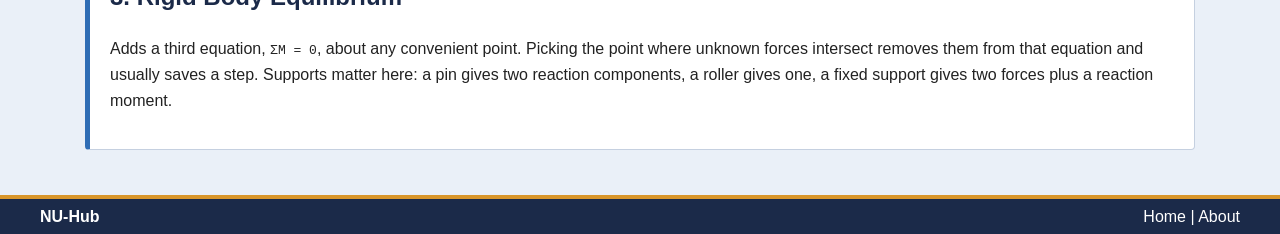
<file: mechanics_lecture.html>
<!DOCTYPE html>
<html lang="en">
<head>
    <meta charset="UTF-8">
    <meta name="viewport" content="width=device-width, initial-scale=1.0">
    <title>NU-Hub - Engineering Mechanics Lectures</title>
   
    <link rel="stylesheet" href="styles.css">
</head>
<body>

    
    <div class="navbar">
        <a href="index.html" class="logo">NU-Hub</a>
        <div>
            <a href="index.html">Home</a>
            <a href="about.html">About</a>
            <a href="mechanics_quiz.html">Mechanics Quizzes</a>
        </div>
    </div>

    
    <div class="page">
        
        <h1>Engineering Mechanics</h1>

       
        <div class="box">
            <h2>Course Overview — Fall Term</h2>
            <p>These are my running notes for Engineering Mechanics this semester. The course is split between statics in the first half and an introduction to dynamics in the second half, and most weeks build directly on the last, so I'm keeping everything in one place instead of scattered across notebooks.</p>
            <p>The general sequence we're following looks like this:</p>
            <ul>
                <li>Vectors, forces, and moments</li>
                <li>Equilibrium of a particle and of rigid bodies</li>
                <li>Analysis of structures — trusses, frames, and machines</li>
                <li>Friction</li>
                <li>Centroids and center of gravity</li>
                <li>Moments of inertia of areas</li>
                <li>Kinematics and kinetics of particles (intro to dynamics)</li>
            </ul>
            <p><b>Note:</b> Mostly for myself before quizzes — if something here looks off, it's probably my mistake, not the lecturer's.</p>
        </div>

        
        <div class="box">
            <h2>Study Guide &amp; Approach</h2>
            <h3>Why this matters</h3>
            <p>Statics shows up again almost immediately in structures and machine design courses later on, so the habit I'm trying to build this semester is drawing a clean, labeled free-body diagram before writing a single equation. Most of the mistakes I've made on homework so far trace back to a missing or wrong force in the diagram, not the algebra after it.</p>
            
            <hr style="border: 0; border-top: 1px solid #c5d0e0; margin: 20px 0;">

            <h3>How I'm studying</h3>
            <p>I redo each problem set a second time about a week later without looking at my first attempt, and I keep a short list of "traps" — things like forgetting a reaction moment at a fixed support, or mixing up sign conventions between two free-body diagrams in the same problem.</p>
        </div>

       
        <div class="box">
            <h2>1. Forces and Moments</h2>
            <p>A force is defined by magnitude, direction, and point of application. The moment of a force about a point is <code>M = F × d</code>, where <code>d</code> is the perpendicular distance from the point to the line of action of the force. Varignon's theorem lets you split a force into components and sum the moments of each component instead of computing the moment directly — useful when the geometry is awkward.</p>
        </div>

        <div class="box">
            <h2>2. Equilibrium of a Particle</h2>
            <p>For a particle, equilibrium just means the vector sum of forces is zero: <code>ΣFx = 0, ΣFy = 0</code>. The hard part is almost never the equations — it's drawing the free-body diagram correctly and getting tension/compression directions right in cables and two-force members.</p>
        </div>

        <div class="box">
            <h2>3. Rigid Body Equilibrium</h2>
            <p>Adds a third equation, <code>ΣM = 0</code>, about any convenient point. Picking the point where unknown forces intersect removes them from that equation and usually saves a step. Supports matter here: a pin gives two reaction components, a roller gives one, a fixed support gives two forces plus a reaction moment.</p>
        </div>
    </div>

    <div class="footer">
        <b>NU-Hub</b>
        <div>
            <a href="index.html">Home</a> | 
            <a href="about.html">About</a>
        </div>
    </div>

</body>
</html>
</file>
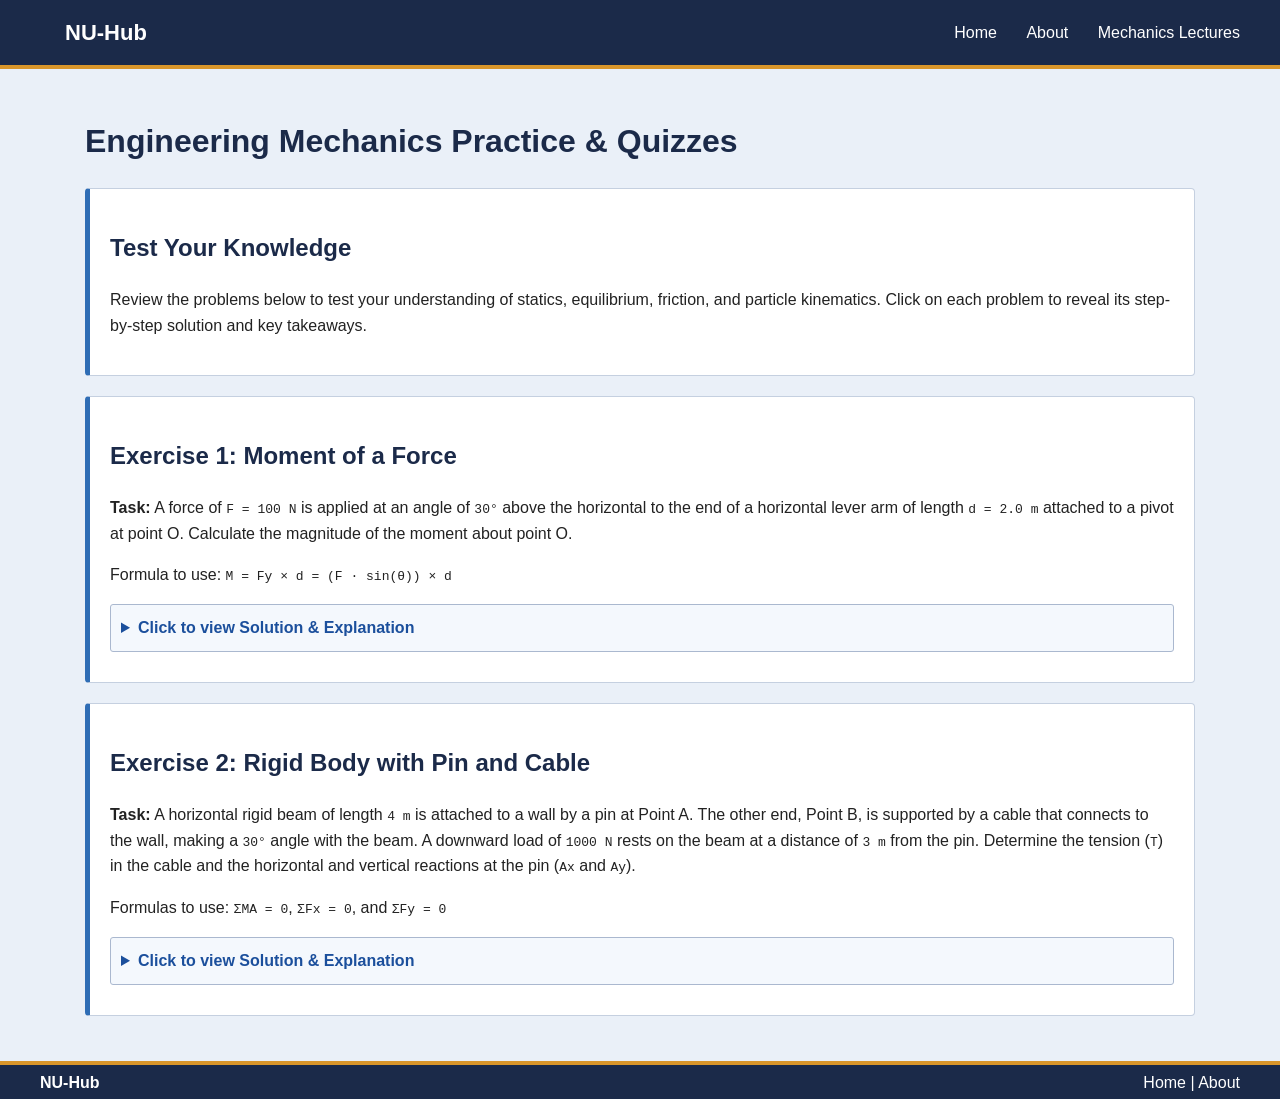
<file: mechanics_quiz.html>
<!DOCTYPE html>
<html lang="en">
<head>
    <meta charset="UTF-8">
    <meta name="viewport" content="width=device-width, initial-scale=1.0">
    <title>NU-Hub - Engineering Mechanics Quiz</title>
    <link rel="stylesheet" href="styles.css">
</head>
<body>

    <div class="navbar">
        <a href="index.html" class="logo">NU-Hub</a>
        <div>
            <a href="index.html">Home</a>
            <a href="about.html">About</a>
            <a href="mechanics_lecture.html">Mechanics Lectures</a>
        </div>
    </div>

    <div class="page">
        <h1>Engineering Mechanics Practice &amp; Quizzes</h1>
        
        <div class="box">
            <h2>Test Your Knowledge</h2>
            <p>Review the problems below to test your understanding of statics, equilibrium, friction, and particle kinematics. Click on each problem to reveal its step-by-step solution and key takeaways.</p>
        </div>

        <div class="box">
            <h2>Exercise 1: Moment of a Force</h2>
            <p><b>Task:</b> A force of <code>F = 100 N</code> is applied at an angle of <code>30°</code> above the horizontal to the end of a horizontal lever arm of length <code>d = 2.0 m</code> attached to a pivot at point O. Calculate the magnitude of the moment about point O.</p>
            <p>Formula to use: <code>M = Fy × d = (F · sin(θ)) × d</code></p>
            
            <details>
                <summary>Click to view Solution &amp; Explanation</summary>
                <div style="margin-top: 10px;">
                    <h3>Step-by-Step Solution:</h3>
                    <pre style="background: #fff; padding: 10px; border: 1px dashed #aaa; font-family: monospace;">
Fx = 100 * cos(30°) = 86.6 N  (passes through pivot O, so moment arm = 0)
Fy = 100 * sin(30°) = 50.0 N  (perpendicular to the 2.0 m lever arm)

Mo = Fy * d
Mo = 50.0 N * 2.0 m = 100 N·m (counter-clockwise)</pre>
                    
                    <h3>Explanation:</h3>
                    <ul>
                        <li><b>Varignon's Theorem:</b> Instead of finding the perpendicular distance to the angled line of action, we split the force into horizontal (<code>Fx</code>) and vertical (<code>Fy</code>) components.</li>
                        <li><b>Line of Action:</b> Since <code>Fx</code> passes directly through point O, it produces zero moment, leaving only <code>Fy × d</code>.</li>
                    </ul>
                </div>
            </details>
        </div>

        <div class="box">
            <h2>Exercise 2: Rigid Body with Pin and Cable</h2>
            <p><b>Task:</b> A horizontal rigid beam of length <code>4 m</code> is attached to a wall by a pin at Point A. The other end, Point B, is supported by a cable that connects to the wall, making a <code>30°</code> angle with the beam. A downward load of <code>1000 N</code> rests on the beam at a distance of <code>3 m</code> from the pin. Determine the tension (<code>T</code>) in the cable and the horizontal and vertical reactions at the pin (<code>Ax</code> and <code>Ay</code>).</p>
            <p>Formulas to use: <code>ΣMA = 0</code>, <code>ΣFx = 0</code>, and <code>ΣFy = 0</code></p>
            
            <details>
                <summary>Click to view Solution & Explanation</summary>
                <div style="margin-top: 10px;">
                    <h3>Step-by-Step Solution:</h3>
                    <pre style="background: #fff; padding: 10px; border: 1px dashed #aaa;"><code style="font-family: monospace; display: block;">
1. Take moments about the pin at Point A (ΣMA = 0):
   -(1000 N * 3 m) + (Ty * 4 m) = 0
   -3000 + (T * sin(30°) * 4) = 0
   -3000 + (T * 0.5 * 4) = 0
   2 * T = 3000
   T = 1500 N (Tension in the cable)

2. Sum horizontal forces (ΣFx = 0):
   Ax - Tx = 0
   Ax - (T * cos(30°)) = 0
   Ax - (1500 * 0.866) = 0
   Ax = 1299 N (acting to the right)

3. Sum vertical forces (ΣFy = 0):
   Ay + Ty - 1000 = 0
   Ay + (1500 * 0.5) - 1000 = 0
   Ay + 750 - 1000 = 0
   Ay = 250 N (acting upward)
</code></pre>
                    
                    <h3>Explanation:</h3>
                    <ul>
                        <li><b>Decomposing the Tension:</b> The cable pulls at an angle, so we split it into a vertical part (<code>Ty = T * sin(30°)</code>) that holds the beam up, and a horizontal part (<code>Tx = T * cos(30°)</code>) that pushes the beam into the wall.</li>
                        <li><b>Moments first:</b> Taking moments around the pin at A is the best first step because the unknown pin forces (<code>Ax</code> and <code>Ay</code>) pass straight through it and create zero moment. This leaves <code>T</code> as the only unknown in the first equation.</li>
                        <li><b>Pin Reactions:</b> Unlike a simple roller, a pin support resists movement in <i>both</i> directions, which is why we must solve for both <code>Ax</code> and <code>Ay</code> using the X and Y force equations.</li>
                    </ul>
                </div>
            </details>
        </div>
    </div>

    <div class="footer">
        <b>NU-Hub</b>
        <div>
            <a href="index.html">Home</a> | 
            <a href="about.html">About</a>
        </div>
    </div>

</body>
</html>
</file>
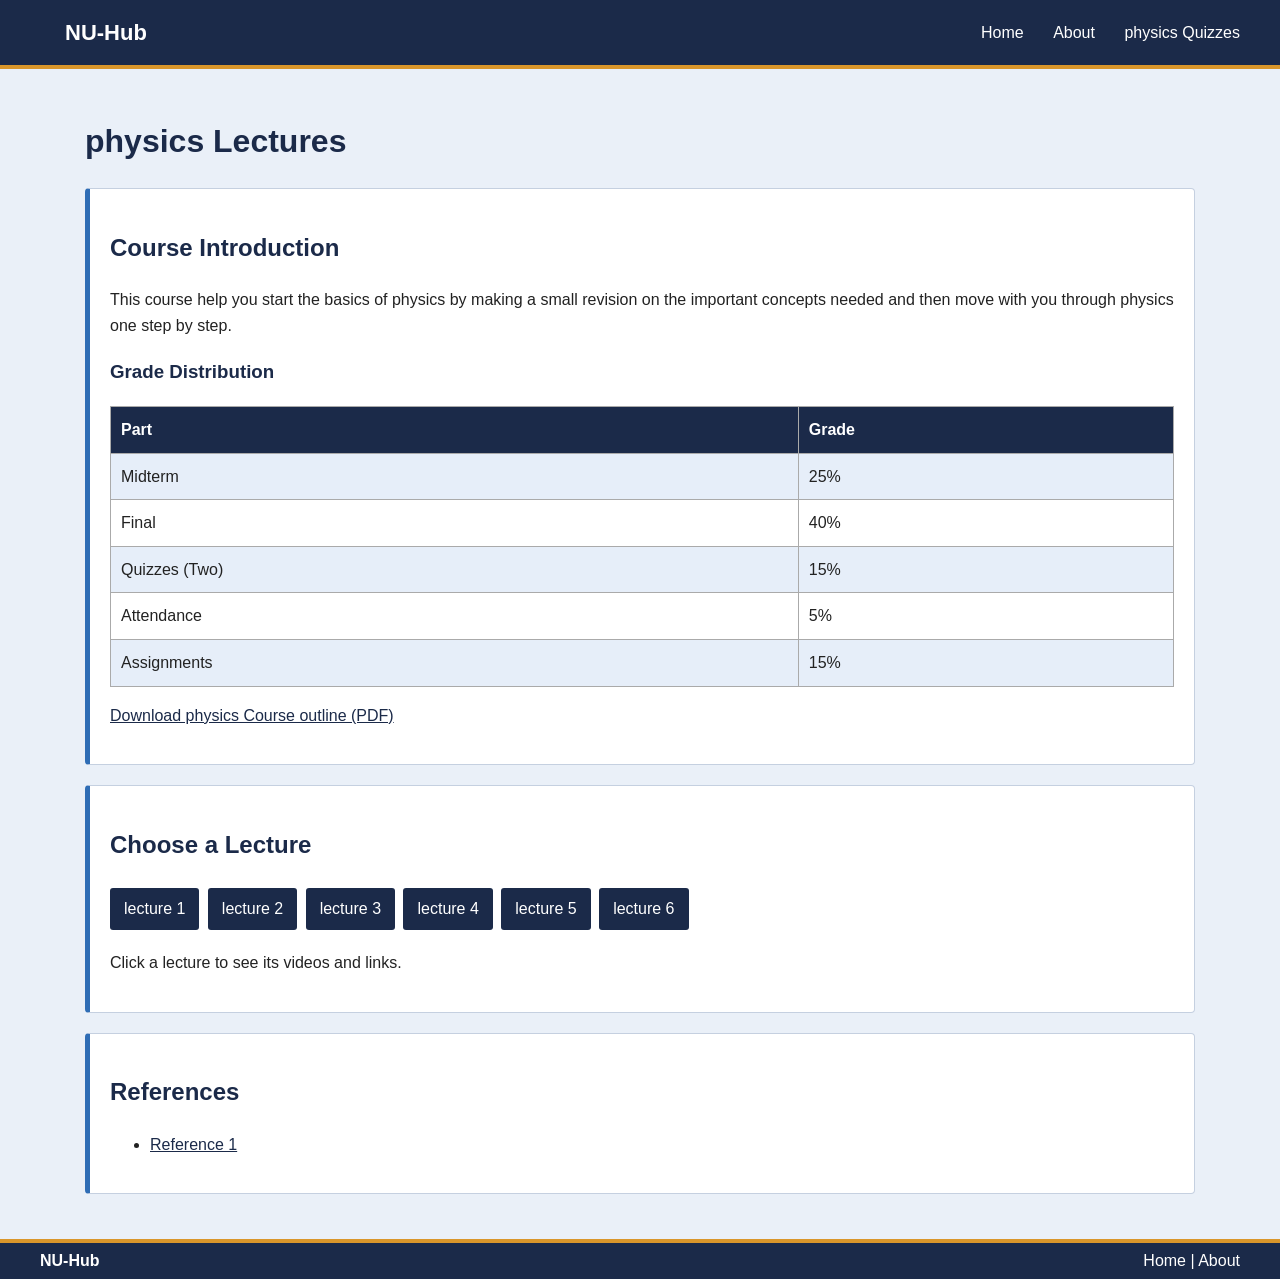
<file: physics_lecture.html>
<!DOCTYPE html>
<html lang="en">
    <head>
        <meta charset="UTF-8">
        <meta name="viewport" content="width=device-width, initial-scale=1.0">
        <title>NU-Hub - physics Lectures</title>
        <link rel="stylesheet" href="styles.css">
    </head>
    <body>
        <div class="navbar">
            <a href="index.html" class="logo">NU-Hub</a>
            <div>
                <a href="index.html">Home</a>
                <a href="about.html">About</a>
                <a href="physics_quiz.html">physics Quizzes</a>
            </div>
        </div>

        <div class="page">
            <h1>physics Lectures</h1>
            <div class="box">
                <h2>Course Introduction</h2>
                <p>This course help you start the basics of physics by making a small revision on the important concepts needed and then move with you through physics one step by step.</p>
                <h3>Grade Distribution</h3>
                <table>
                    <tr><th>Part</th><th>Grade</th></tr>
                    <tr><td>Midterm</td><td>25%</td></tr>
                    <tr><td>Final</td><td>40%</td></tr>
                    <tr><td>Quizzes (Two)</td><td>15%</td></tr>
                    <tr><td>Attendance</td><td>5%</td></tr>
                    <tr><td>Assignments</td><td>15%</td></tr>
                </table>
                <p><a href="PDFs/PHY111_Fall_2026_Course_Outline.pdf" download>Download physics Course outline (PDF)</a></p>
            </div>
            <div class="box">
                <h2>Choose a Lecture</h2>
                <a class="btn" href="#lecture1">lecture 1</a>
                <a class="btn" href="#lecture2">lecture 2</a>
                <a class="btn" href="#lecture3">lecture 3</a>
                <a class="btn" href="#lecture4">lecture 4</a>
                <a class="btn" href="#lecture5">lecture 5</a>
                <a class="btn" href="#lecture6">lecture 6</a>
                <p>Click a lecture to see its videos and links.</p>
            </div>
            <div class="lecture" id="lecture1">
                <h2>Lecture 1</h2>
                <div id="Videos" class="box">
                    <h2>Video Sessions</h2>
                    <h3>Week 1 part 1</h3>
                    <iframe src="https://youtu.be/-q18cgk9_Bs?si=Q063k52L6Prn25mb" title="physics Week 1 part 1 Video" allowfullscreen></iframe>
                    <h3>Week 1 part 2</h3>
                    <iframe src="https://youtu.be/B3ZvyV27UOI?si=Ro9CFY9AQQKAWzV1" title="physics Week 1 part 2 Video" allowfullscreen></iframe>
                
                </div>
                <div id="Presentations" class="box">
                    <h2>Presentations</h2>
                    <ul>
                        <li><a href="PDFs/physics_week1.pdf" download>physics Week 1 Presentation</a></li>
                    </ul>
                </div>
            </div>
            <div class="lecture" id="lecture2">
                <h2>Lecture 2</h2>
                <div id="Videos" class="box">
                    <h2>Video Sessions</h2>
                    <h3>Week 2 part 1</h3>
                    <iframe src="https://www.youtube.com/embed/o0U5-2l891U?si=ZQ_jjbexYfixIoVg" title="physics Week 2 part 1 Video" allowfullscreen></iframe>
                    <h3>Week 2 part 2</h3>
                    <iframe src="https://www.youtube.com/embed/t_Wza_EmXqA?si=GLDwkZRiM2OxWhwp" title="physics Week 2 part 2 Video" allowfullscreen></iframe>
                    <h3>Week 2 part 3</h3>
                    <iframe src="https://www.youtube.com/embed/CfgzgdSzFI0?si=jJCtaYcJELN8Y0Zu" title="physics Week 2 part 3 Video" allowfullscreen></iframe>
                    <h3>Week 2 part 4</h3>
                    <iframe src="https://www.youtube.com/embed/UPvhCPHCcHA?si=IgHS8BRl6HQzqqIZ" title="physics Week 2 part 4 Video" allowfullscreen></iframe>
                    <h3>Week 2 part 5</h3>
                    <iframe src="https://www.youtube.com/embed/PR3Ske90q-M?si=2ngYO6XkR6pBoxQa" title="physics Week 2 part 5 Video" allowfullscreen></iframe>
                    <h3>Week 2 part 6</h3>
                    <iframe src="https://www.youtube.com/embed/_JH5wmcOdQY?si=ow1eVBGhcsvjeOJ5" title="physics Week 2 part 6 Video" allowfullscreen></iframe>
                    <h3>Week 2 part 7</h3>
                    <iframe src="https://www.youtube.com/embed/NwKoV5GhJng?si=_orOQrtzxoztBYHm" title="physics Week 2 part 7 Video" allowfullscreen></iframe>
                </div>
                <div id="Presentations" class="box">
                    <h2>Persentations</h2>
                    <ul>
                        <li><a href="PDFs/Elasticity.pdf" download>physics Week 2 Presentation</a></li>
                    </ul>
                </div>
            </div>
            <div class="lecture" id="lecture3">
                <h2>Lecture 3</h2>
                <div id="Videos" class="box">
                    <h2>Video Sessions</h2>
                    <h3>Week 3 part 1</h3>
                    <iframe src="https://www.youtube.com/embed/4dgWkOFQvyE?si=CenAiAzf6EBHU8Nl" title="physics Week 3 part 1 Video" allowfullscreen></iframe>
                    <h3>Week 3 part 2</h3>
                    <iframe src="https://www.youtube.com/embed/E0LKLEKvD8M?si=p7J5AADvMKuSdoxg" title="physics Week 3 part 2 Video" allowfullscreen></iframe>
                    <h3>Week 3 part 3</h3>
                    <iframe src="https://www.youtube.com/embed/5wgeVOTzU8A?si=vEtxTfj_J1d_sJAk" title="physics Week 3 part 3 Video" allowfullscreen></iframe>
                    <h3>Week 3 part 4</h3>
                    <iframe src="https://www.youtube.com/embed/3_L48SOgsDA?si=27EArgydUj76Hwgs" title="physics Week 3 part 4 Video" allowfullscreen></iframe>
                    <h3>Week 3 part 5</h3>
                    <iframe src="https://www.youtube.com/embed/vJMAhfZ0Cmw?si=fmPekBCFRkVRiU8I" title="physics Week 3 part 5 Video" allowfullscreen></iframe>
                    <h3>Week 3 part 6</h3>
                    <iframe src="https://www.youtube.com/embed/J-iOHi88D0c?si=R-eMcTaZxjxUa16s" title="physics Week 3 part 6 Video" allowfullscreen></iframe>
                </div>
                <div id="Presentations" class="box">
                    <h2>Persentations</h2>
                    <ul>
                        <li><a href="PDFs/Fluid_Statics.pdf" download>physics Week 3 Presentation</a></li>
                    </ul>
                </div>
            </div>
            <div class="lecture" id="lecture4">
                <h2>Lecture 4</h2>
                <div id="Videos" class="box">
                    <h2>Video Sessions</h2>
                    <h3>Week 4 part 1</h3>
                    <iframe src="https://www.youtube.com/embed/BCyQB7t8cSw?si=PKaJa9MlkQVZ5WuO" title="physics Week 4 part 1 Video" allowfullscreen></iframe>
                    <h3>Week 4 part 2</h3>
                    <iframe src="https://www.youtube.com/embed/6WidNmqUxIo?si=eM1mgEig9TOrERAS" title="physics Week 4 part 2 Video" allowfullscreen></iframe>
                    <h3>Week 4 part 3</h3>
                    <iframe src="https://www.youtube.com/embed/Iw45MqIyGRw?si=vZrnQor20D8oIUfq" title="physics Week 4 part 3 Video" allowfullscreen></iframe>
                    <h3>Week 4 part 4</h3>
                    <iframe src="https://www.youtube.com/embed/sVDvpgQSpdA?si=oA_LYcqkWOLoFq-5" title="physics Week 4 part 4 Video" allowfullscreen></iframe>
                    <h3>Week 4 part 5</h3>
                    <iframe src="https://www.youtube.com/embed/sVDvpgQSpdA?si=-X4eWGPwABtvcfks" title="physics Week 4 part 5 Video" allowfullscreen></iframe>
                </div>
                <div id="Presentations" class="box">
                    <h2>Persentations</h2>
                    <ul>
                        <li><a href="PDFs/Fluid_Dynamics.pdf" download>physics Week 4 Presentation</a></li>
                    </ul>
                </div>
            </div>
            <div class="lecture" id="lecture5">
                <h2>Lecture 5</h2>
                <div id="Videos" class="box">
                    <h3>Week 5 part 1</h3>
                    <iframe src="https://www.youtube.com/embed/GVXU3S6iTsI?si=1_M9-RU71foH3vnS" title="physics Week 5 part 1 Video" allowfullscreen></iframe>
                    <h3>Week 5 part 2</h3>
                    <iframe src="https://www.youtube.com/embed/qit91J6RpPo?si=uuwLHHn4ER_oZWNz" title="physics Week 5 part 2 Video" allowfullscreen></iframe>
                </div>
                <div id="Presentations" class="box">
                    <h2>Persentations</h2>
                    <ul>
                        <li><a href="PDFs/Oscillatory_Motion.pdf" download>physics Week 5 Presentation</a></li>
                    </ul>
                </div>
            </div>
            <div class="lecture" id="lecture6">
                <h2>Lecture 6</h2>
                <div id="Videos" class="box">
                    <h3>Week 6 part 1</h3>
                    <iframe src="https://www.youtube.com/embed/H3CLs3im9h8?si=2B5KmCDIPjoYfNrf" title="physics Week 6 part 1 Video" allowfullscreen></iframe>
                    <h3>Week 6 part 2</h3>
                    <iframe src="https://www.youtube.com/embed/SNJbFfTa8Fw?si=bIyx9VJnr39nuSIJ" title="physics Week 6 part 2 Video" allowfullscreen></iframe>
                    <h3>Week 6 part 3</h3>
                    <iframe src="https://www.youtube.com/embed/Q4Nc9MuXHiE?si=k8P9p2ZBNffYdWam" title="physics Week 6 part 3 Video" allowfullscreen></iframe>
                </div>
                <div id="Presentations" class="box">
                    <h2>Persentations</h2>
                    <ul>
                        <li><a href="PDFs/Waves.pdf" download>physics Week 6 Presentation</a></li>
                    </ul>
                </div>
            </div>
            <div id="References" class="box">
                <h2>References</h2>
                <ul>
                    <li><a href="https://physics.fe.uni-lj.si/publications/pdf/Serway_Physics_for_Scientists_Engineers_Modern%20Physics_9th%20Ed_Serway_Jewett.pdf" target="_blank">Reference 1</a></li>
                </ul>
            </div>
        </div>
        <div class="footer">
            <b>NU-Hub</b>
            <div><a href="index.html">Home</a> | <a href="about.html">About</a></div>
        </div>
    </body>
</html>
</file>
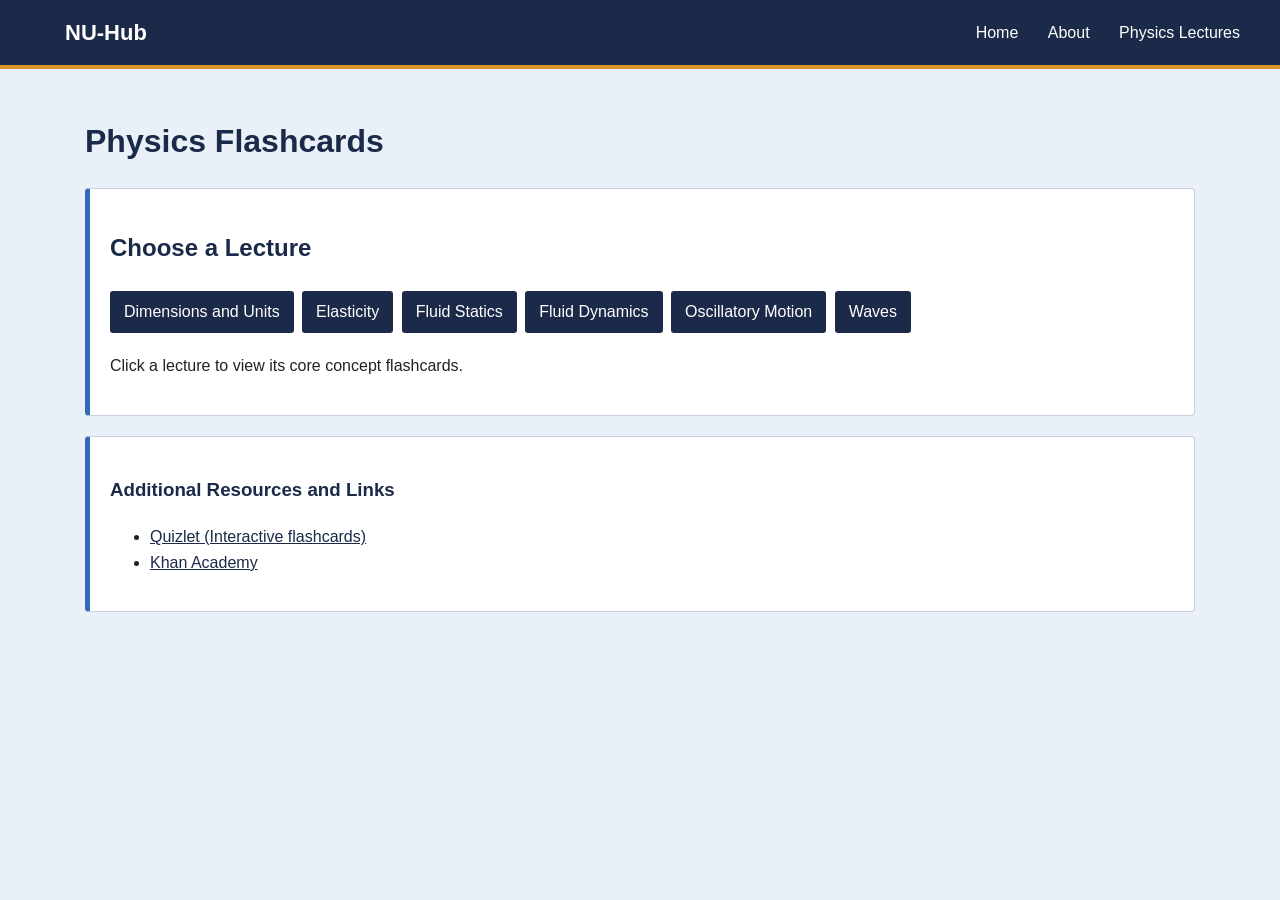
<file: physics_quiz.html>
<!DOCTYPE html>
<html lang="en">
    <head>
        <meta charset="UTF-8">
        <meta name="viewport" content="width=device-width, initial-scale=1.0">
        <title>NU-Hub - Physics Flashcards</title>
        <link rel="stylesheet" href="styles.css">
    </head>
    <body>
        <div class="navbar">
            <a href="index.html" class="logo">NU-Hub</a>
            <div>
                <a href="index.html">Home</a>
                <a href="about.html">About</a>
                <a href="physics_lecture.html">Physics Lectures</a>
            </div>
        </div>
        <div class="page">
            <h1>Physics Flashcards</h1>

            <div class="box">
                <h2>Choose a Lecture</h2>
                <a class="btn" href="#lecture1">Dimensions and Units</a>
                <a class="btn" href="#lecture2">Elasticity</a>
                <a class="btn" href="#lecture3">Fluid Statics</a>
                <a class="btn" href="#lecture4">Fluid Dynamics</a>
                <a class="btn" href="#lecture5">Oscillatory Motion</a>
                <a class="btn" href="#lecture6">Waves</a>
                <p>Click a lecture to view its core concept flashcards.</p>
            </div>

            <div class="lecture" id="lecture1">
                <h2>Lecture 1: Dimensions and Units</h2>
                <div class="box">
                    <h3>Flashcards</h3>
                    <details>
                        <summary>1. SI Base Quantities and Units</summary>
                        <p>
                            <b>Length:</b> meter (m)<br>
                            <b>Mass:</b> kilogram (kg)<br>
                            <b>Time:</b> second (s)<br>
                            <b>Temperature:</b> kelvin (K)<br>
                            <b>Electric current:</b> ampere (A)<br>
                            <b>Amount of substance:</b> mole (mol)<br>
                            <b>Luminous intensity:</b> candela (cd)
                        </p>
                    </details>
                    <details>
                        <summary>2. Dimensions of Basic Quantities</summary>
                        <p>
                            Length $= [L]$, Mass $= [M]$, Time $= [T]$. Every mechanical quantity can be written as a combination of these three dimensions.
                        </p>
                    </details>
                    <details>
                        <summary>3. Dimensions of Common Derived Quantities</summary>
                        <p>
                            Velocity: $[LT^{-1}]$, Acceleration: $[LT^{-2}]$, Force: $[MLT^{-2}]$,<br>
                            Energy / Work: $[ML^2T^{-2}]$, Power: $[ML^2T^{-3}]$, Pressure: $[ML^{-1}T^{-2}]$, Density: $[ML^{-3}]$.
                        </p>
                    </details>
                    <details>
                        <summary>4. Dimensional Homogeneity</summary>
                        <p>
                            Every term in a physically correct equation must have the same dimensions. Only quantities with the same dimensions can be added or subtracted. Arguments of trigonometric, exponential, and logarithmic functions must be dimensionless.
                        </p>
                    </details>
                    <details>
                        <summary>5. Uses and Limits of Dimensional Analysis</summary>
                        <p>
                            <b>Uses:</b> check the correctness of an equation, derive the form of a relation between quantities, and convert between unit systems.<br>
                            <b>Limits:</b> it cannot determine dimensionless constants (such as $2\pi$ or $\tfrac{1}{2}$) and cannot handle sums of different functions.
                        </p>
                    </details>
                    <details>
                        <summary>6. Unit Prefixes and Conversion</summary>
                        <p>
                            giga (G) $= 10^{9}$, mega (M) $= 10^{6}$, kilo (k) $= 10^{3}$, milli (m) $= 10^{-3}$, micro ($\mu$) $= 10^{-6}$, nano (n) $= 10^{-9}$.<br>
                            To convert units, multiply by conversion factors equal to 1 (e.g. $1\ \text{km} = 1000\ \text{m}$) so the unwanted units cancel.
                        </p>
                    </details>
                </div>
            </div>

            <div class="lecture" id="lecture2">
                <h2>Lecture 2: Elasticity</h2>
                <div class="box">
                    <h3>Flashcards</h3>
                    <details>
                        <summary>1. Stress</summary>
                        <p>Force per unit area: $\sigma = \frac{F}{A}$, measured in pascals (Pa = N/m&sup2;). Can be tensile, compressive, or shear stress.</p>
                    </details>
                    <details>
                        <summary>2. Strain</summary>
                        <p>Fractional deformation: $\varepsilon = \frac{\Delta L}{L_0}$. Strain is dimensionless (no units).</p>
                    </details>
                    <details>
                        <summary>3. Hooke's Law and Young's Modulus</summary>
                        <p>Within the elastic limit, stress is proportional to strain: $Y = \frac{F/A}{\Delta L / L_0}$, so $\Delta L = \frac{F L_0}{A Y}$. Units: Pa.</p>
                    </details>
                    <details>
                        <summary>4. Shear Modulus</summary>
                        <p>$S = \frac{F/A}{\Delta x / h} = \frac{\text{shear stress}}{\text{shear strain}}$, where $\Delta x / h = \tan\theta \approx \theta$ for small angles.</p>
                    </details>
                    <details>
                        <summary>5. Bulk Modulus</summary>
                        <p>$B = -\frac{\Delta P}{\Delta V / V_0}$. The negative sign shows volume decreases as pressure increases. Compressibility is $k = \frac{1}{B}$.</p>
                    </details>
                    <details>
                        <summary>6. Stress-Strain Curve and Elastic Energy</summary>
                        <p>
                            <b>Key points:</b> proportional limit &rarr; elastic limit &rarr; yield point &rarr; ultimate strength &rarr; fracture point.<br>
                            <b>Elastic energy density:</b> $\frac{U}{V} = \frac{1}{2}\sigma\varepsilon = \frac{1}{2} Y \varepsilon^2$.
                        </p>
                    </details>
                </div>
            </div>

            <div class="lecture" id="lecture3">
                <h2>Lecture 3: Fluid Statics</h2>
                <div class="box">
                    <h3>Flashcards</h3>
                    <details>
                        <summary>1. Density and Specific Gravity</summary>
                        <p>Density: $\rho = \frac{m}{V}$ (kg/m&sup3;). Specific gravity: $SG = \frac{\rho}{\rho_{water}}$, where $\rho_{water} = 1000\ \text{kg/m}^3$. SG has no units.</p>
                    </details>
                    <details>
                        <summary>2. Pressure</summary>
                        <p>$P = \frac{F}{A}$, measured in pascals (Pa). Standard atmosphere: $1\ \text{atm} = 1.013 \times 10^5\ \text{Pa}$.</p>
                    </details>
                    <details>
                        <summary>3. Pressure Variation with Depth</summary>
                        <p>$P = P_0 + \rho g h$. The term $\rho g h$ is the gauge pressure. Pressure is the same at all points at the same depth in a connected static fluid.</p>
                    </details>
                    <details>
                        <summary>4. Pascal's Principle</summary>
                        <p>A pressure change applied to an enclosed fluid is transmitted undiminished to every part of the fluid. Hydraulic lift: $\frac{F_1}{A_1} = \frac{F_2}{A_2}$.</p>
                    </details>
                    <details>
                        <summary>5. Archimedes' Principle and Buoyancy</summary>
                        <p>Buoyant force equals the weight of the fluid displaced: $B = \rho_{fluid} V_{displaced}\, g$. A floating object has $\frac{V_{submerged}}{V_{object}} = \frac{\rho_{object}}{\rho_{fluid}}$.</p>
                    </details>
                    <details>
                        <summary>6. Measuring Pressure</summary>
                        <p>
                            <b>Barometer:</b> $P_{atm} = \rho g h$ (mercury column of about 760 mm at 1 atm).<br>
                            <b>Open-tube manometer:</b> measures gauge pressure from the height difference of the liquid in the two arms.
                        </p>
                    </details>
                </div>
            </div>

            <div class="lecture" id="lecture4">
                <h2>Lecture 4: Fluid Dynamics</h2>
                <div class="box">
                    <h3>Flashcards</h3>
                    <details>
                        <summary>1. Ideal Fluid Assumptions</summary>
                        <p>An ideal fluid is <b>incompressible</b>, <b>non-viscous</b>, flows in a <b>steady</b> (laminar) manner, and is <b>irrotational</b>.</p>
                    </details>
                    <details>
                        <summary>2. Equation of Continuity</summary>
                        <p>$A_1 v_1 = A_2 v_2$ (conservation of mass for an incompressible fluid). Volume flow rate: $Q = A v$ (m&sup3;/s).</p>
                    </details>
                    <details>
                        <summary>3. Bernoulli's Equation</summary>
                        <p>Along a streamline: $P + \frac{1}{2}\rho v^2 + \rho g y = \text{constant}$. It expresses conservation of energy for a flowing fluid.</p>
                    </details>
                    <details>
                        <summary>4. Torricelli's Theorem</summary>
                        <p>Speed of efflux from a hole at depth $h$ below the open surface of a tank: $v = \sqrt{2 g h}$.</p>
                    </details>
                    <details>
                        <summary>5. Viscosity, Poiseuille's Law, and Stokes' Law</summary>
                        <p>
                            <b>Poiseuille's law:</b> $Q = \frac{\pi r^4 \Delta P}{8 \eta L}$.<br>
                            <b>Stokes' law (drag on a sphere):</b> $F = 6\pi \eta r v$.<br>
                            Viscosity $\eta$ is measured in Pa&middot;s.
                        </p>
                    </details>
                    <details>
                        <summary>6. Reynolds Number</summary>
                        <p>$Re = \frac{\rho v D}{\eta}$. Roughly, $Re < 2000$ means laminar flow and $Re > 4000$ means turbulent flow, with a transition region in between.</p>
                    </details>
                </div>
            </div>

            <div class="lecture" id="lecture5">
                <h2>Lecture 5: Oscillatory Motion</h2>
                <div class="box">
                    <h3>Flashcards</h3>
                    <details>
                        <summary>1. Simple Harmonic Motion (SHM)</summary>
                        <p>Motion under a restoring force proportional to displacement: $F = -kx$, giving $a = -\omega^2 x$.</p>
                    </details>
                    <details>
                        <summary>2. Position, Velocity, and Acceleration in SHM</summary>
                        <p>
                            $x = A\cos(\omega t + \phi)$, $v = -A\omega\sin(\omega t + \phi)$, $a = -A\omega^2\cos(\omega t + \phi)$.<br>
                            Maximum values: $v_{max} = A\omega$ and $a_{max} = A\omega^2$.
                        </p>
                    </details>
                    <details>
                        <summary>3. Frequency, Period, and the Mass-Spring System</summary>
                        <p>$\omega = 2\pi f = \frac{2\pi}{T}$. For a mass on a spring: $\omega = \sqrt{\frac{k}{m}}$ and $T = 2\pi\sqrt{\frac{m}{k}}$.</p>
                    </details>
                    <details>
                        <summary>4. Simple Pendulum</summary>
                        <p>For small angles (about $15^\circ$ or less): $T = 2\pi\sqrt{\frac{L}{g}}$. The period does not depend on the mass or amplitude.</p>
                    </details>
                    <details>
                        <summary>5. Energy in SHM</summary>
                        <p>Total energy: $E = \frac{1}{2}kA^2$ (constant). Kinetic energy: $K = \frac{1}{2}k(A^2 - x^2)$. Speed: $v = \omega\sqrt{A^2 - x^2}$.</p>
                    </details>
                    <details>
                        <summary>6. Damped and Forced Oscillations, Resonance</summary>
                        <p>
                            <b>Damped:</b> amplitude decays, $x = A e^{-bt/2m}\cos(\omega' t + \phi)$.<br>
                            <b>Resonance:</b> large amplitude occurs when the driving frequency is close to the natural frequency of the system.
                        </p>
                    </details>
                </div>
            </div>

            <div class="lecture" id="lecture6">
                <h2>Lecture 6: Waves</h2>
                <div class="box">
                    <h3>Flashcards</h3>
                    <details>
                        <summary>1. Types of Waves</summary>
                        <p>
                            <b>Transverse:</b> particles move perpendicular to the direction of wave travel.<br>
                            <b>Longitudinal:</b> particles move parallel to the direction of wave travel (e.g. sound).<br>
                            Mechanical waves need a medium; electromagnetic waves do not.
                        </p>
                    </details>
                    <details>
                        <summary>2. Wave Speed</summary>
                        <p>$v = f\lambda$. For a string under tension $T$ with mass per unit length $\mu$: $v = \sqrt{\frac{T}{\mu}}$.</p>
                    </details>
                    <details>
                        <summary>3. Traveling Wave Function</summary>
                        <p>$y(x,t) = A\sin(kx - \omega t)$, where $k = \frac{2\pi}{\lambda}$, $\omega = 2\pi f$, and $v = \frac{\omega}{k}$.</p>
                    </details>
                    <details>
                        <summary>4. Superposition and Interference</summary>
                        <p>
                            <b>Constructive:</b> path difference $= n\lambda$.<br>
                            <b>Destructive:</b> path difference $= (n + \tfrac{1}{2})\lambda$.
                        </p>
                    </details>
                    <details>
                        <summary>5. Standing Waves on a String</summary>
                        <p>Fixed at both ends: $\lambda_n = \frac{2L}{n}$ and $f_n = \frac{n v}{2L}$, for $n = 1, 2, 3, \dots$ Nodes have zero displacement; antinodes have maximum displacement.</p>
                    </details>
                    <details>
                        <summary>6. Sound Waves and the Doppler Effect</summary>
                        <p>
                            Speed of sound in air at $20^\circ$C is about $343\ \text{m/s}$.<br>
                            <b>Doppler effect:</b> $f' = f\,\frac{v \pm v_{o}}{v \mp v_{s}}$, using the upper sign when the observer moves toward the source or the source moves toward the observer.
                        </p>
                    </details>
                </div>
            </div>

            <div class="box">
                <h3>Additional Resources and Links</h3>
                <ul>
                    <li><a href="https://quizlet.com/" target="_blank">Quizlet (Interactive flashcards)</a></li>
                    <li><a href="https://www.khanacademy.org/" target="_blank">Khan Academy</a></li>
                </ul>
            </div>
        </div>
        <script src="script.js"></script>
    </body>
</html>
</file>
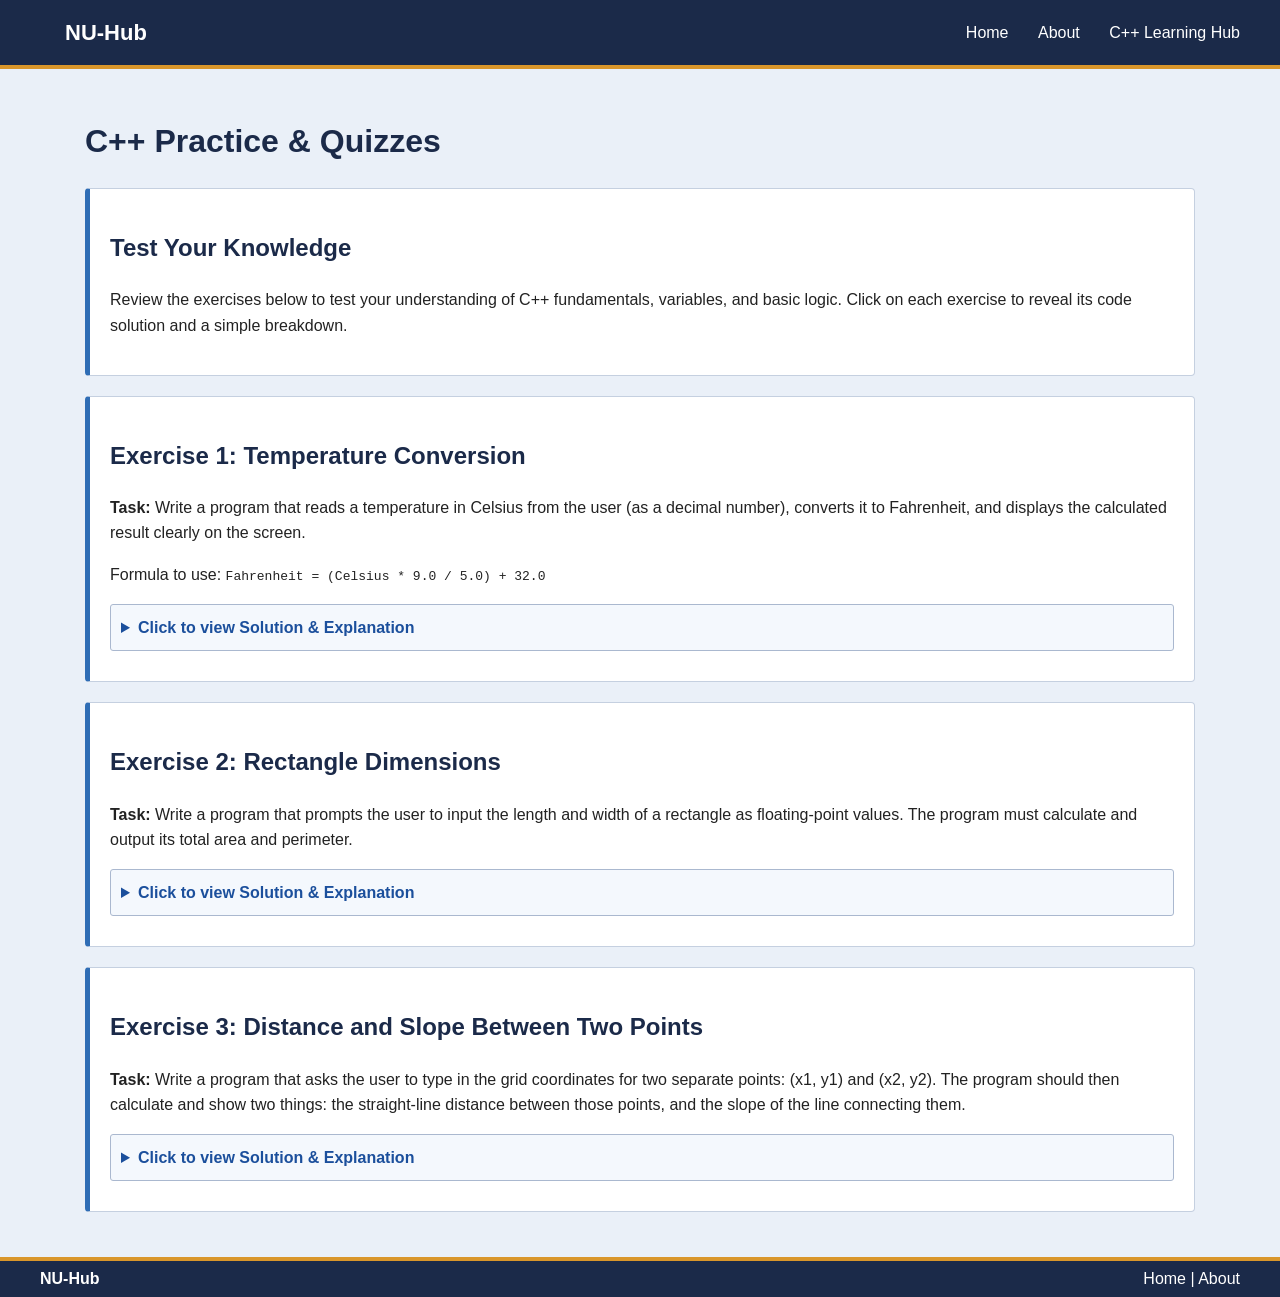
<file: programming_quiz.html>
<!DOCTYPE html>
<html lang="en">
<head>
    <meta charset="UTF-8">
    <meta name="viewport" content="width=device-width, initial-scale=1.0">
    <title>NU-Hub - C++ Programming Quiz</title>

    <link rel="stylesheet" href="styles.css">
</head>
<body>

    <div class="navbar">
        <a href="index.html" class="logo">NU-Hub</a>
        <div>
            <a href="index.html">Home</a>
            <a href="about.html">About</a>
            <a href="programming_lecture.html">C++ Learning Hub</a>
        </div>
    </div>


    <div class="page">
        <h1>C++ Practice & Quizzes</h1>
        
        <div class="box">
            <h2>Test Your Knowledge</h2>
            <p>Review the exercises below to test your understanding of C++ fundamentals, variables, and basic logic. Click on each exercise to reveal its code solution and a simple breakdown.</p>
        </div>


        <div class="box">
            <h2>Exercise 1: Temperature Conversion</h2>
            <p><b>Task:</b> Write a program that reads a temperature in Celsius from the user (as a decimal number), converts it to Fahrenheit, and displays the calculated result clearly on the screen.</p>
            <p>Formula to use: <code>Fahrenheit = (Celsius * 9.0 / 5.0) + 32.0</code></p>
            
            <details>
                <summary>Click to view Solution & Explanation</summary>
                <div style="margin-top: 10px;">
                    <h3>Source Code Solution:</h3>
                    <pre style="background: #fff; padding: 10px; border: 1px dashed #aaa; font-family: monospace;">
#include &lt;iostream&gt;
using namespace std;

int main() 
{
    float celsius, fahrenheit;
    cout << "Enter Temperature in Celsius: ";
    cin >> celsius;
    
    fahrenheit = (celsius * 9.0 / 5.0) + 32.0;
    cout << "Your Temperature in Fahrenheit = " << fahrenheit << " F" << endl;
    
    return 0;
}</pre>
                    
                    <h3>Explanation:</h3>
                    <ul>
                        <li><b>float variables:</b> We use <code>float</code> instead of <code>int</code> so our program can work with numbers that have decimal points (like 24.5 degrees).</li>
                        <li><b>Basic Math:</b> The program multiplies the input by 9.0, divides it by 5.0, and adds 32 to get the correct Fahrenheit value.</li>
                    </ul>
                </div>
            </details>
        </div>


        <div class="box">
            <h2>Exercise 2: Rectangle Dimensions</h2>
            <p><b>Task:</b> Write a program that prompts the user to input the length and width of a rectangle as floating-point values. The program must calculate and output its total area and perimeter.</p>
            
            <details>
                <summary>Click to view Solution & Explanation</summary>
                <div style="margin-top: 10px;">
                    <h3>Source Code Solution:</h3>
                    <pre style="background: #fff; padding: 10px; border: 1px dashed #aaa; font-family: monospace;">
#include &lt;iostream&gt;
using namespace std;

int main() 
{
    double length, width;
    cout << "Enter the length: ";
    cin >> length;
    cout << "Enter the width: ";
    cin >> width;
    
    cout << "Area      = " << length * width << endl;
    cout << "Perimeter = " << 2 * (length + width) << endl;
    
    return 0;
}</pre>
                    
                    <h3>Explanation:</h3>
                    <ul>
                        <li><b>Data Types:</b> <code>length</code> and <code>width</code> are declared as <code>double</code> so that the user can safely type in decimal configurations (like 5.5) without losing precision.</li>
                        <li><b>Interactive Streams:</b> <code>cin</code> takes user values from the terminal screen and passes them into our declared storage variables dynamically.</li>
                    </ul>
                </div>
            </details>
        </div>


        <div class="box">
            <h2>Exercise 3: Distance and Slope Between Two Points</h2>
            <p><b>Task:</b> Write a program that asks the user to type in the grid coordinates for two separate points: (x1, y1) and (x2, y2). The program should then calculate and show two things: the straight-line distance between those points, and the slope of the line connecting them.</p>
            
            <details>
                <summary>Click to view Solution & Explanation</summary>
                <div style="margin-top: 10px;">
                    <h3>Source Code Solution:</h3>
                    <pre style="background: #fff; padding: 10px; border: 1px dashed #aaa; font-family: monospace;">
#include &lt;iostream&gt;
#include &lt;cmath&gt; // Required for sqrt and pow
using namespace std;

int main() 
{
    double x1, y1, x2, y2;
    cout << "Enter x1 y1: ";
    cin >> x1 >> y1;
    cout << "Enter x2 y2: ";
    cin >> x2 >> y2;
    
    double distance = sqrt(pow(x2 - x1, 2) + pow(y2 - y1, 2));
    double slope = (y2 - y1) / (x2 - x1);
    
    cout << "Distance = " << distance << endl;
    cout << "Slope    = " << slope << endl;
    
    return 0;
}</pre>
                    
                    <h3>Explanation:</h3>
                    <ul>
                        <li><b>cmath Library:</b> Including <code>&lt;cmath&gt;</code> is essential here because it lets us use built-in math tools like <code>pow()</code> to square numbers and <code>sqrt()</code> to find square roots.</li>
                        <li><b>Parentheses Order:</b> Putting brackets around <code>(y2 - y1)</code> and <code>(x2 - x1)</code> tells the computer to finish the subtraction blocks first before dividing them.</li>
                    </ul>
                </div>
            </details>
        </div>

    </div>


    <div class="footer">
        <b>NU-Hub</b>
        <div>
            <a href="index.html">Home</a> | 
            <a href="about.html">About</a>
        </div>
    </div>

</body>
</html>
</file>
<file: styles.css>
body{
    font-family: Arial, sans-serif;
    margin: 0;
    background: #eaf0f8;
    color: #222;
    line-height: 1.6;
    min-height: 100vh;
    display: flex;
    flex-direction: column;
}
.navbar{
    background: #1b2a49;
    color: white;
    padding: 15px 40px;
    display: flex;
    justify-content: space-between;
    align-items: center;
    border-bottom: 4px solid #d9962b;
    position: sticky;
    top: 0;
    z-index: 1000;
}
.navbar a{
    color: white;
    text-decoration: none;
    margin-left: 25px;
}
.navbar a:hover {
    text-decoration: underline;
}
.logo {
    font-size: 22px;
    font-weight: bold;
    margin-left: 0;
}

.page{
    max-width: 1150px;
    width: 100%;
    margin: 0 auto;
    padding: 25px 20px;
    box-sizing: border-box;
    flex: 1;
}
h1, h2, h3{
    color: #1b2a49;
}
a {
    color: #1b2a49;
}

.hero{
    background: #d6e4f7;
    padding: 40px 30px;
    text-align: center;
    margin-bottom: 25px;
    border-bottom: 4px solid #d9962b;
}

.box {
    background: white;
    padding: 20px;
    margin-bottom: 20px;
    border: 1px solid #c5d0e0;
    border-left: 5px solid #2f6db5;
    border-radius: 4px;
}

.cards{
    display: flex;
    flex-wrap: wrap;
    gap: 20px;
}
.card{
    background: white;
    padding: 20px;
    width: 220px;
    border: 1px solid #c5d0e0;
    border-top: 5px solid #2f6db5;
    border-radius: 4px;
}
.card:hover{
    border-top-color: #d9962b;
}

.btn{
    display: inline-block;
    background: #1b2a49;
    color: white;
    padding: 8px 14px;
    margin: 4px 4px 4px 0;
    text-decoration: none;
    border-radius: 3px;
}
.btn:hover{
    background: #3a4f7a;
}
button{
    background: #1b2a49;
    color: white;
    padding: 8px 18px;
    border: none;
    border-radius: 3px;
    cursor: pointer;
}
button:hover{
    background: #3a4f7a;
}

table{
    border-collapse: collapse;
    width: 100%;
}
th, td{
    border: 1px solid #aaa;
    padding: 10px;
    text-align: left;
}
th{
    background: #1b2a49;
    color: white;
}
tr:nth-child(even){
    background: #e6eef9;
}

iframe{
    width: 100%;
    max-width: 420px;
    height: 236px;
    border: 1px solid #999; 
    background: #ddd;
}

details{
    border: 1px solid #aab8cf;
    border-radius: 3px;
    padding: 10px;
    margin-bottom: 10px;
    background: #f4f8fd;
}
details[open]{
    background: #fff3dc;
    border-color: #d9962b;
}
summary{
    font-weight: bold;
    cursor: pointer;
    color: #1b4f9c;
}
details p{
    margin-bottom: 0;
}
label, input[type="radio"]{
    cursor: pointer;
}
.result{
    margin-top: 10px;
    font-weight: bold;
    color: #1b2a49;
}

.lecture{
    display: none;
}
.lecture:target{
    display: block;
}

.student{
    text-align: center;
    width: 200px;
}
.student img{
    width: 140px;
    height: 140px;
    border-radius: 50%;
    border: 4px solid #d9962b;
    object-fit: cover;
}

.footer{
    background: #1b2a49;
    color: white;
    display: flex;
    padding: 5px 40px;
    justify-content: space-between;
    gap: 15px;
    border-top: 4px solid #d9962b;
}
.footer a{
    color: white;
    text-decoration: none;
}
.footer a:hover{
    text-decoration: underline;
}
</file>
